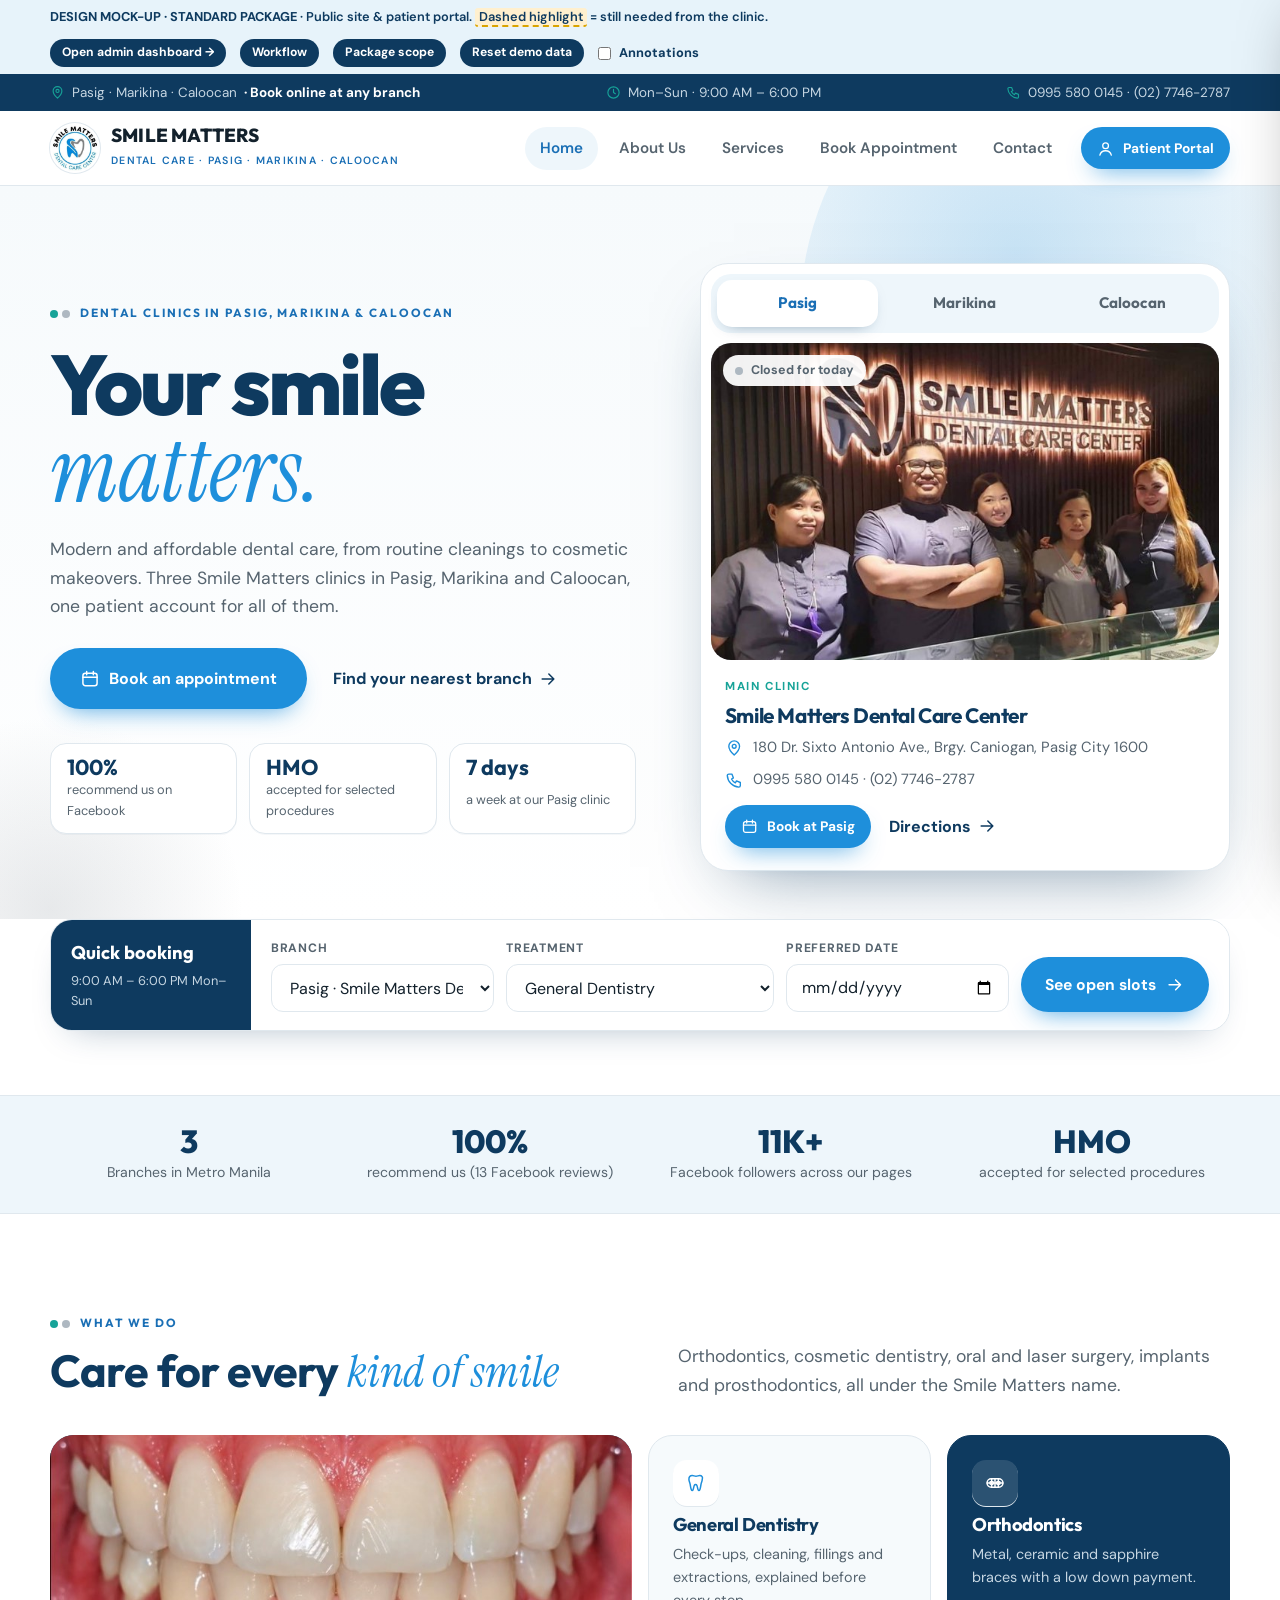
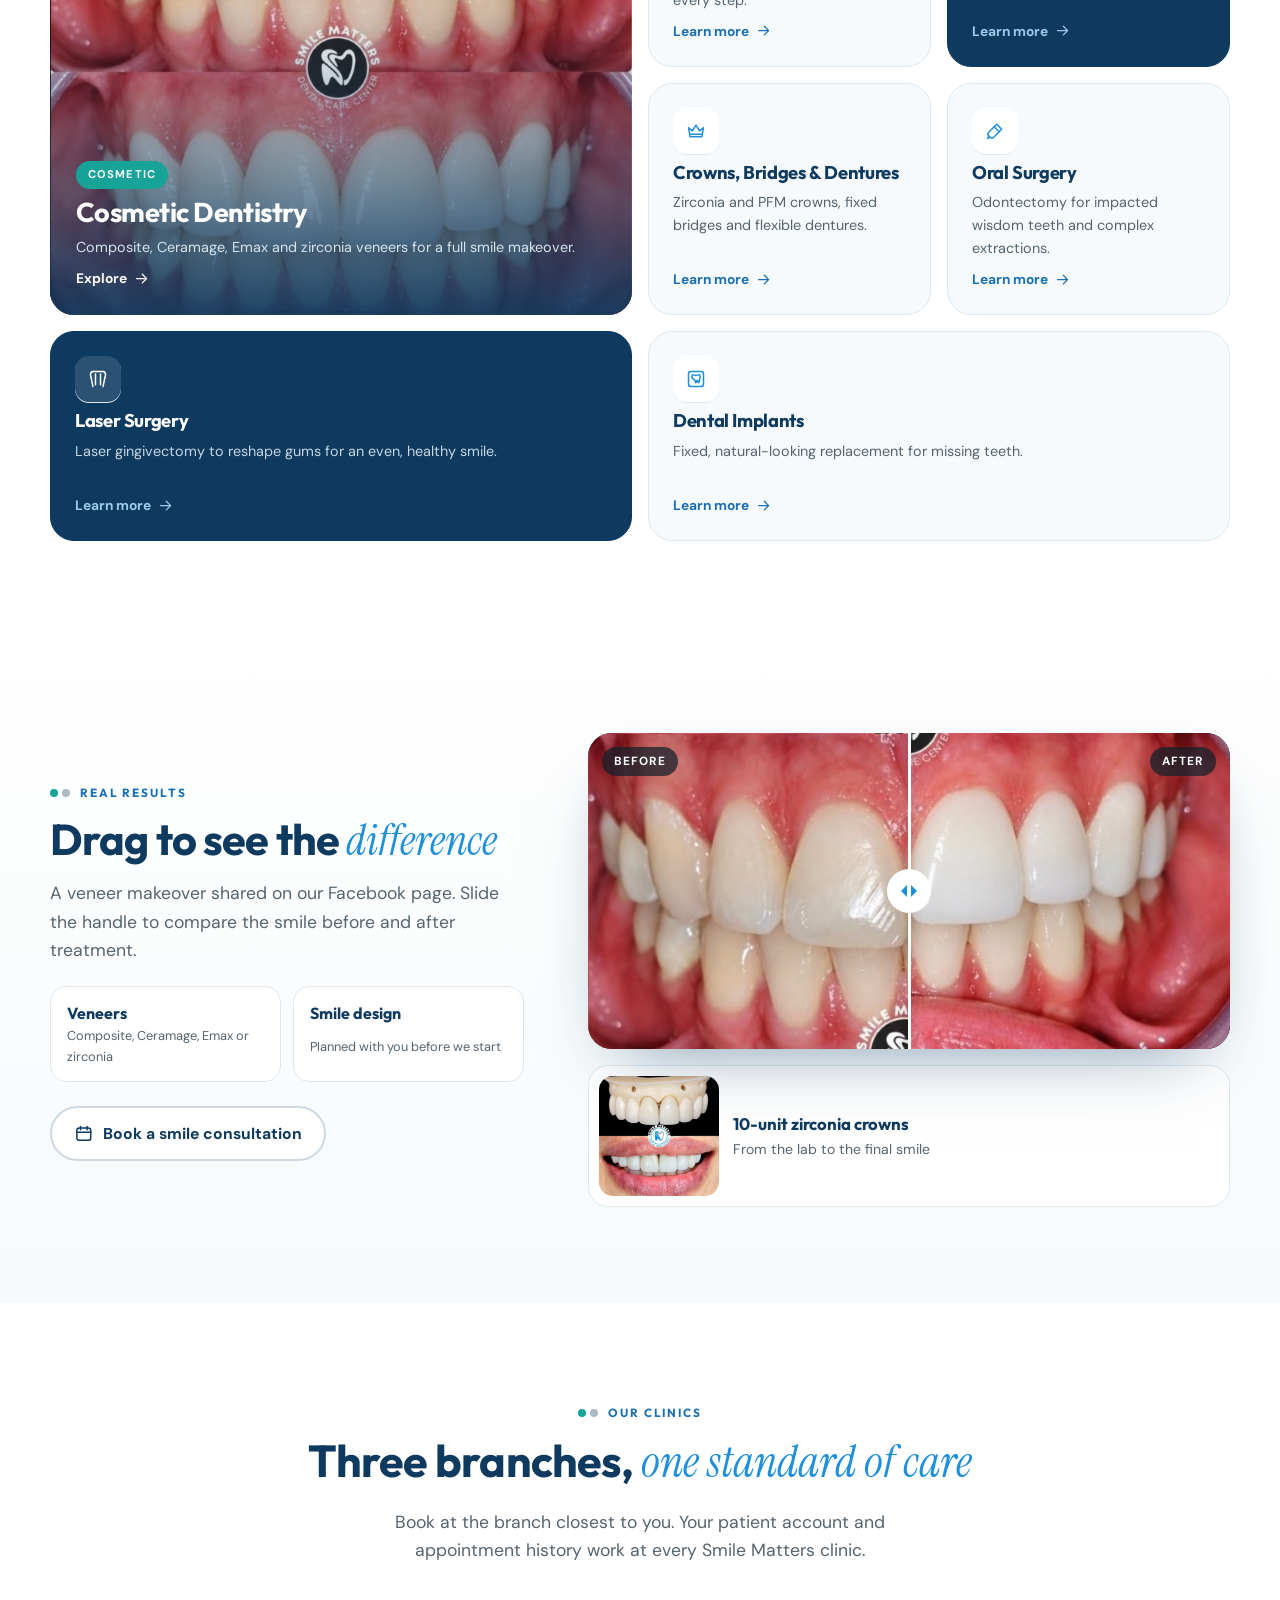
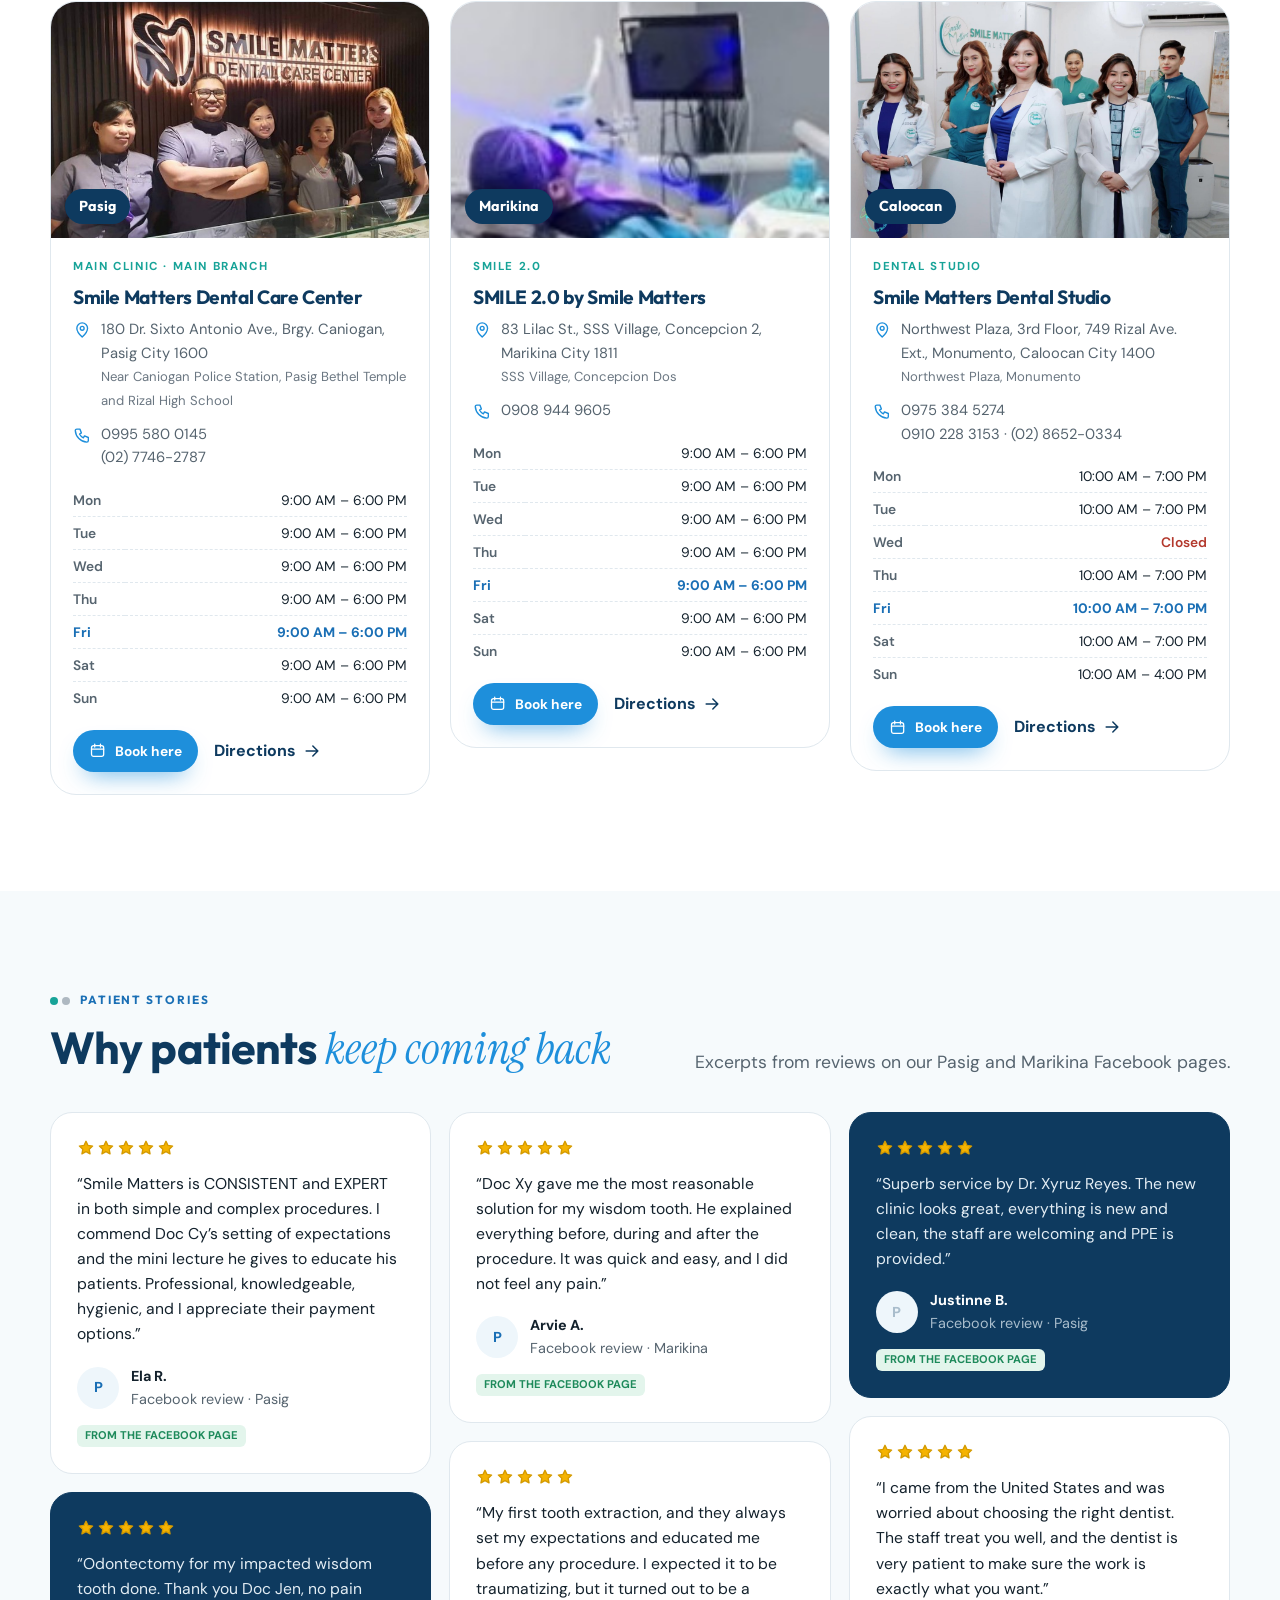
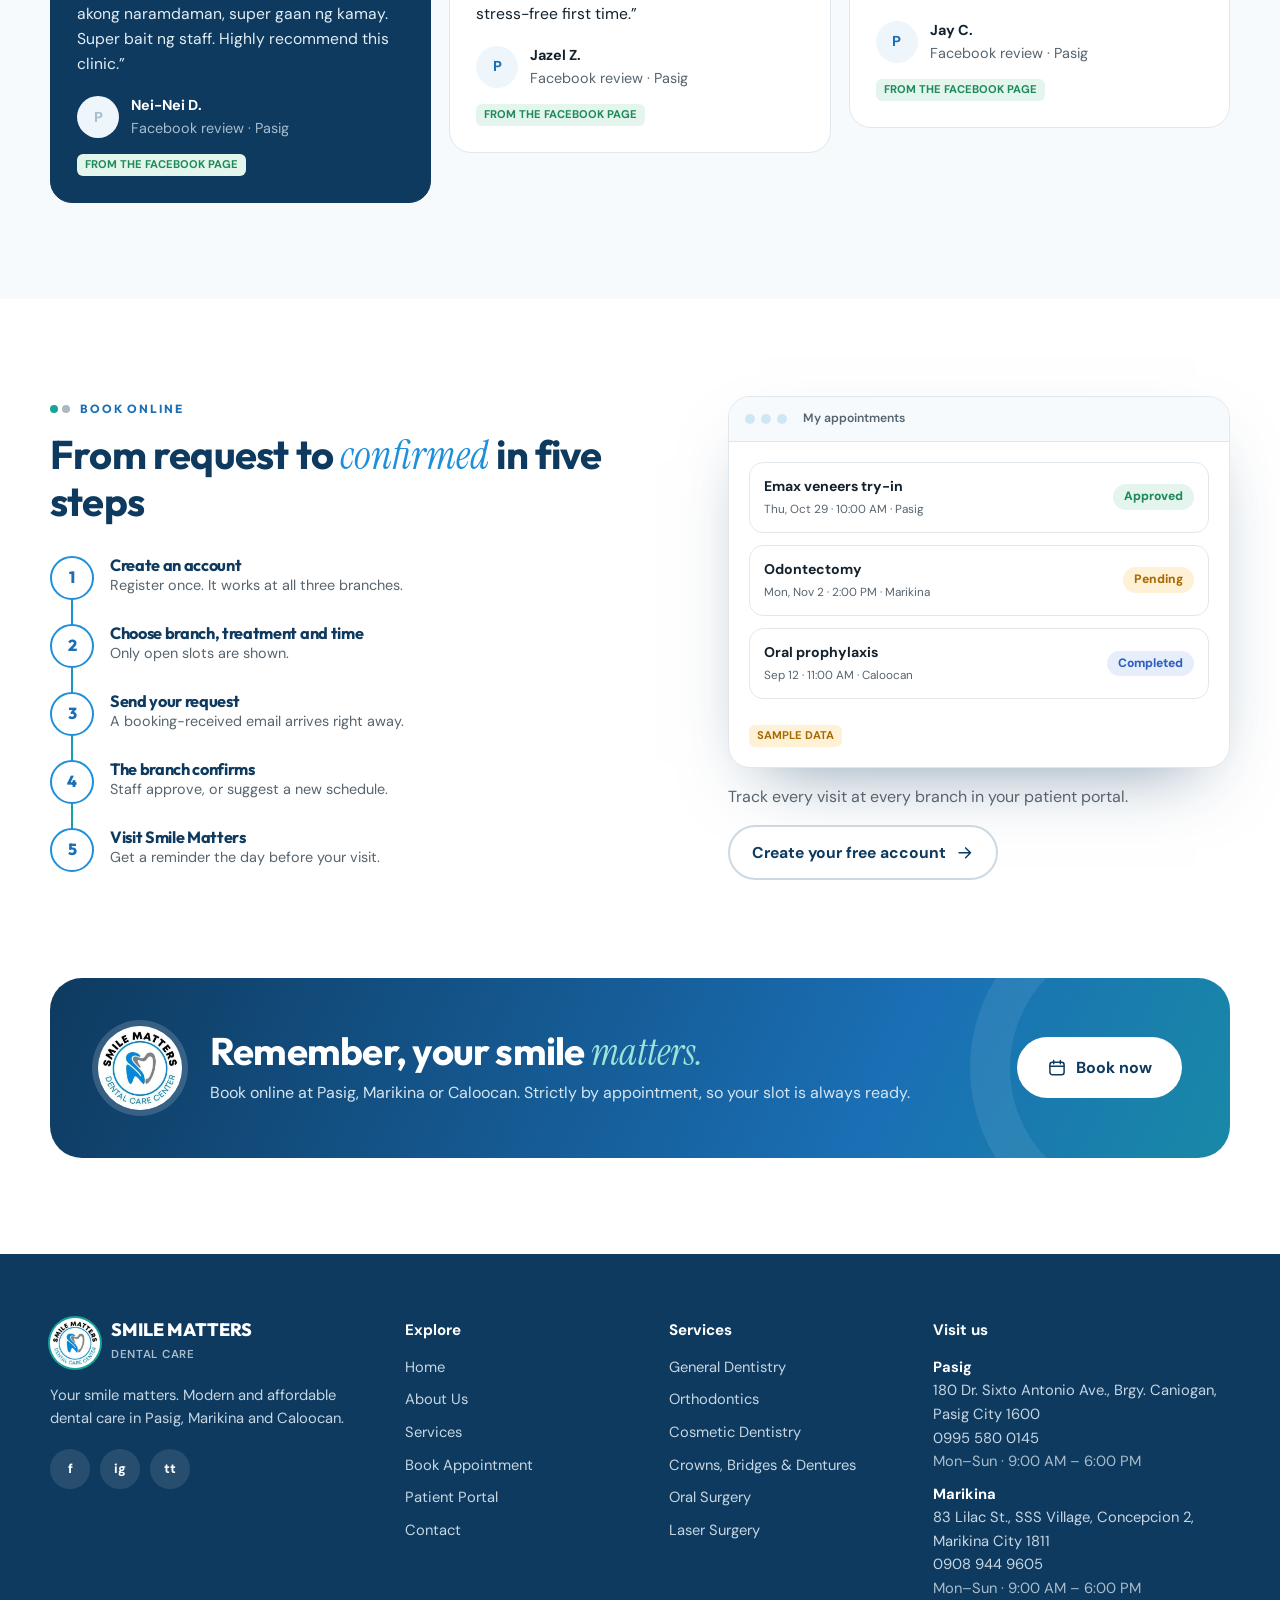
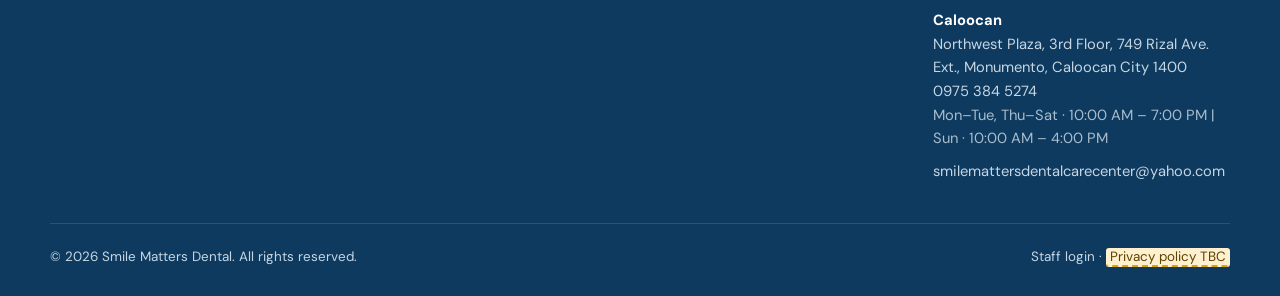
<file: index.html>
<!doctype html>
<html lang="en">
<head>
<meta charset="utf-8">
<meta name="viewport" content="width=device-width, initial-scale=1">
<title>Smile Matters Dental | Book Online</title>
<meta name="description" content="Book your dental appointment online at Smile Matters in Pasig, Marikina or Caloocan. Create a patient account, choose your dentist, date and time, and get email confirmation.">
<link rel="icon" type="image/png" href="assets/logo.png">
<link rel="apple-touch-icon" href="assets/logo.png">
<meta name="theme-color" content="#0E3A5F">
<link rel="preconnect" href="https://fonts.googleapis.com">
<link rel="preconnect" href="https://fonts.gstatic.com" crossorigin>
<link href="https://fonts.googleapis.com/css2?family=Outfit:wght@500;600;700;800&family=DM+Sans:opsz,wght@9..40,400;9..40,500;9..40,600;9..40,700&family=Instrument+Serif:ital@1&display=swap" rel="stylesheet">
<link rel="stylesheet" href="assets/base.css?v=4">
<link rel="stylesheet" href="assets/app.css?v=4">
<link rel="stylesheet" href="assets/sm.css?v=1">
<script type="application/ld+json">
{"@context":"https://schema.org","@type":"Dentist","name":"Smile Matters Dental Care Center","logo":"assets/logo.png","email":"smilemattersdentalcarecenter@yahoo.com","telephone":"+639955800145","address":{"@type":"PostalAddress","streetAddress":"180 Dr. Sixto Antonio Ave., Brgy. Caniogan","addressLocality":"Pasig City","addressRegion":"Metro Manila","postalCode":"1600","addressCountry":"PH"},"sameAs":["https://www.facebook.com/SmileMattersDental/"]}
</script>
</head>
<body>

<div class="ribbon">
  <div class="wrap">
    <span><b>DESIGN MOCK-UP · STANDARD PACKAGE</b> · Public site &amp; patient portal. <span class="tbc">Dashed highlight</span> = still needed from the clinic.</span>
    <span class="rb">
      <a class="lk" href="admin.html" style="background:var(--p900);color:#fff;border-radius:999px;padding:4px 12px;font-weight:700;font-size:.76rem">Open admin dashboard →</a>
      <button class="lk" data-act="workflow" type="button">Workflow</button>
      <button class="lk" data-act="scope" type="button">Package scope</button>
      <button class="lk" data-act="reset" type="button">Reset demo data</button>
      <label><input type="checkbox" id="notesToggle"> Annotations</label>
    </span>
  </div>
</div>

<div class="topbar">
  <div class="wrap">
    <span id="topLeft"></span>
    <span class="hide-m" id="topMid"></span>
    <a id="topPhone" href="tel:+639495871003"></a>
  </div>
</div>

<header class="nav" data-note="Responsive navigation · Patient Portal entry">
  <div class="wrap">
    <a class="logo" href="#/home" aria-label="Smile Matters home">
      <span class="logo-mark"><img src="assets/logo.png" alt="Smile Matters logo" width="50" height="50"></span>
      <span><b>Smile Matters</b><small>Dental Care · Pasig · Marikina · Caloocan</small></span>
    </a>
    <nav class="links" id="links" aria-label="Main">
      <a class="l" href="#/home" data-r="home">Home</a>
      <a class="l" href="#/about" data-r="about">About Us</a>
      <a class="l" href="#/services" data-r="services">Services</a>
      <a class="l" href="#/book" data-r="book">Book Appointment</a>
      <a class="l" href="#/contact" data-r="contact">Contact</a>
      <a class="btn btn-p btn-sm" href="#/portal" id="portalBtn" style="margin-left:8px"><svg class="ic"><use href="#i-user"/></svg><span id="portalBtnT">Patient Portal</span></a>
    </nav>
    <button class="burger" id="burger" aria-label="Open menu" aria-expanded="false"><svg class="ic"><use href="#i-grid"/></svg></button>
  </div>
</header>

<main>
<!-- ===================== HOME ===================== -->
<div data-page="home">
  <section class="sm-hero" data-note="Home · Hero with branch switcher (branches managed in Admin → Branches)">
    <div class="sm-orb sm-orb-a" aria-hidden="true"></div><div class="sm-orb sm-orb-b" aria-hidden="true"></div>
    <div class="wrap sm-hero-grid">
      <div class="sm-hero-copy">
        <span class="sm-tag" id="heroEyebrow">Dental clinics in Metro Manila</span>
        <h1 class="sm-h1">Your smile <em>matters.</em></h1>
        <p class="sm-lead">Modern and affordable dental care, from routine cleanings to cosmetic makeovers. Three Smile Matters clinics in Pasig, Marikina and Caloocan, one patient account for all of them.</p>
        <div class="sm-cta">
          <a class="btn btn-p btn-lg" href="#/book"><svg class="ic"><use href="#i-cal"/></svg>Book an appointment</a>
          <a class="sm-textlink" href="#/home" data-scroll="smBranchSec">Find your nearest branch<svg class="ic"><use href="#i-arrow"/></svg></a>
        </div>
        <ul class="sm-hero-points">
          <li><b>100%</b><span>recommend us on Facebook</span></li>
          <li><b>HMO</b><span>accepted for selected procedures</span></li>
          <li><b>7 days</b><span>a week at our Pasig clinic</span></li>
        </ul>
      </div>
      <div class="sm-switch" id="smSwitch" aria-live="polite"></div>
    </div>
  </section>

  <section class="sm-quick" data-note="Module: Appointment Booking (shortcut, branch-aware)">
    <div class="wrap">
      <div class="quick sm-quick-card">
        <div class="sm-quick-label"><b>Quick booking</b><small id="heroHours">Hours<small>Daily</small></small></div>
        <form id="quickForm">
          <div id="qbWrap"><label for="qb">Branch</label><select id="qb" class="inp"></select></div>
          <div><label for="qs">Treatment</label><select id="qs" class="inp"></select></div>
          <div><label for="qd">Preferred date</label><input id="qd" type="date" class="inp"></div>
          <button class="btn btn-p" type="submit">See open slots<svg class="ic"><use href="#i-arrow"/></svg></button>
        </form>
      </div>
    </div>
  </section>

  <div class="stats sm-stats" data-note="Trust indicators"><div class="wrap" id="statsRow"></div></div>

  <section class="sm-services" data-note="Home · Services (managed in Admin → Services)">
    <div class="wrap">
      <div class="sm-head">
        <div><span class="sm-tag">What we do</span><h2>Care for every <em>kind of smile</em></h2></div>
        <p class="lead">Orthodontics, cosmetic dentistry, oral and laser surgery, implants and prosthodontics, all under the Smile Matters name.</p>
      </div>
      <div class="sm-bento" id="smServices"></div>
    </div>
  </section>

  <section class="sm-ba" data-note="Home · Before and after (case photos from the Smile Matters Facebook page)">
    <div class="wrap sm-ba-grid">
      <div class="sm-ba-copy">
        <span class="sm-tag">Real results</span>
        <h2>Drag to see the <em>difference</em></h2>
        <p class="lead">A veneer makeover shared on our Facebook page. Slide the handle to compare the smile before and after treatment.</p>
        <div class="sm-ba-meta">
          <div><b>Veneers</b><small>Composite, Ceramage, Emax or zirconia</small></div>
          <div><b>Smile design</b><small>Planned with you before we start</small></div>
        </div>
        <a class="btn btn-o" href="#/book" data-svc-book="cosmetic"><svg class="ic"><use href="#i-cal"/></svg>Book a smile consultation</a>
      </div>
      <div class="sm-ba-stack">
        <div class="sm-compare" id="smCompare" style="--pos:50%">
          <img class="after" src="assets/img/ba-after.jpg" alt="Smile after veneers">
          <div class="before"><img src="assets/img/ba-before.jpg" alt="Smile before veneers"></div>
          <span class="lbl l">Before</span><span class="lbl r">After</span>
          <div class="sm-handle" aria-hidden="true"><span></span></div>
          <input type="range" min="0" max="100" value="50" id="smRange" aria-label="Compare before and after">
        </div>
        <figure class="sm-lab"><img src="assets/img/result-zirconia.jpg" alt="Zirconia crowns from the lab and in the patient's smile"><figcaption><b>10-unit zirconia crowns</b>From the lab to the final smile</figcaption></figure>
      </div>
    </div>
  </section>

  <section class="sm-branches" id="smBranchSec" data-note="Home · Branches (managed in Admin → Branches)">
    <div class="wrap">
      <div class="sm-head center"><div><span class="sm-tag">Our clinics</span><h2>Three branches, <em>one standard of care</em></h2></div><p class="lead">Book at the branch closest to you. Your patient account and appointment history work at every Smile Matters clinic.</p></div>
      <div class="sm-branch-grid" id="smBranches"></div>
    </div>
  </section>

  <section class="sm-voices" data-note="Home · Patient reviews (from the Smile Matters Facebook pages)">
    <div class="wrap">
      <div class="sm-head"><div><span class="sm-tag">Patient stories</span><h2>Why patients <em>keep coming back</em></h2></div><p class="lead">Excerpts from reviews on our Pasig and Marikina Facebook pages.</p></div>
      <div class="sm-masonry" id="testi"></div>
    </div>
  </section>

  <section class="sm-flow" data-note="Home · How online booking works + patient portal">
    <div class="wrap sm-flow-grid">
      <div>
        <span class="sm-tag">Book online</span>
        <h2>From request to <em>confirmed</em> in five steps</h2>
        <ol class="sm-steps" id="stepsRow">
          <li><b>1</b><div><h3>Create an account</h3><p>Register once. It works at all three branches.</p></div></li>
          <li><b>2</b><div><h3>Choose branch, treatment and time</h3><p>Only open slots are shown.</p></div></li>
          <li><b>3</b><div><h3>Send your request</h3><p>A booking-received email arrives right away.</p></div></li>
          <li><b>4</b><div><h3>The branch confirms</h3><p>Staff approve, or suggest a new schedule.</p></div></li>
          <li><b>5</b><div><h3>Visit Smile Matters</h3><p>Get a reminder the day before your visit.</p></div></li>
        </ol>
      </div>
      <div class="sm-portal" id="portalSplit">
        <div class="portal-prev" aria-hidden="true">
          <div class="bar"><i></i><i></i><i></i><span style="margin-left:10px;font-size:.76rem;color:var(--muted);font-weight:600">My appointments</span></div>
          <div class="body">
            <div class="pp-row"><div><b>Emax veneers try-in</b><br><small style="color:var(--muted)">Thu, Oct 29 · 10:00 AM · Pasig</small></div><span class="pill s-Approved">Approved</span></div>
            <div class="pp-row"><div><b>Odontectomy</b><br><small style="color:var(--muted)">Mon, Nov 2 · 2:00 PM · Marikina</small></div><span class="pill s-Pending">Pending</span></div>
            <div class="pp-row"><div><b>Oral prophylaxis</b><br><small style="color:var(--muted)">Sep 12 · 11:00 AM · Caloocan</small></div><span class="pill s-Completed">Completed</span></div>
            <small class="sample" style="justify-self:start;background:var(--warn-bg);color:var(--warn);font-weight:700;border-radius:6px;padding:2px 8px">SAMPLE DATA</small>
          </div>
        </div>
        <p>Track every visit at every branch in your patient portal.</p>
        <a class="btn btn-o" href="#/portal">Create your free account<svg class="ic"><use href="#i-arrow"/></svg></a>
      </div>
    </div>
  </section>

  <section class="sm-final" data-note="Home · Final call to action">
    <div class="wrap"><div class="sm-final-card">
      <img src="assets/logo.png" alt="" class="sm-final-logo">
      <div><h2>Remember, your smile <em>matters.</em></h2><p>Book online at Pasig, Marikina or Caloocan. Strictly by appointment, so your slot is always ready.</p></div>
      <a class="btn btn-w btn-lg" href="#/book"><svg class="ic"><use href="#i-cal"/></svg>Book now</a>
    </div></div>
  </section>
</div>


<!-- ===================== ABOUT ===================== -->
<div data-page="about" hidden>
  <div class="phero" data-note="About Us · Clinic profile">
    <div class="wrap">
      <div class="crumbs"><a href="#/home">Home</a> / About Us</div>
      <span class="eyebrow">About Smile Matters</span>
      <h1 style="margin-top:12px">Because your smile matters.</h1>
      <p class="lead">Smile Matters Dental Care Center started in Pasig and now cares for patients in three clinics: Pasig, SMILE 2.0 in Marikina, and Smile Matters Dental Studio in Caloocan.</p>
    </div>
  </div>
  <section style="padding-top:36px">
    <div class="wrap about-grid">
      <div>
        <h2 style="margin-bottom:16px">Modern and affordable dental care</h2>
        <p style="color:var(--muted);margin-bottom:14px">We are dedicated to providing modern and affordable dental care. From routine cleanings to cosmetic makeovers, our experienced team is here to help you smile with confidence.</p>
        <p style="color:var(--muted);margin-bottom:24px">Patients tell us what they value most: dentists who set expectations and explain every step, a clean and hygienic clinic, and flexible payment options.</p>
        <ul class="checks">
          <li><svg class="ic"><use href="#i-check"/></svg><span><b>Modern, affordable care</b> with flexible payment options and HMO for selected procedures.</span></li>
          <li><svg class="ic"><use href="#i-check"/></svg><span><b>Dentists who explain first</b>, so every procedure feels calm and clear.</span></li>
          <li><svg class="ic"><use href="#i-check"/></svg><span><b>One account, three branches</b>, with online booking and a patient portal.</span></li>
        </ul>
      </div>
      <img class="simg" style="min-height:400px;object-position:50% 30%" src="assets/img/caloocan-team.jpg" alt="The Smile Matters Dental Studio team in Caloocan">
    </div>
  </section>
  <section style="background:var(--p50)" data-note="About Us · Dentists (managed in Admin → Dentist schedules)">
    <div class="wrap">
      <div class="sec-head"><span class="eyebrow">Meet the dentists</span><h2>The people behind your smile</h2><p class="lead"><span class="tbc">Names, credentials, PRC numbers and photos to be provided by the clinic. The same profiles feed the booking screen.</span></p></div>
      <div class="team" id="teamGrid"></div>
    </div>
  </section>
  <section data-note="About Us · Facilities">
    <div class="wrap about-grid" style="align-items:start">
      <div><span class="eyebrow">Our journey</span><h2 style="margin:10px 0 18px">Growing with our community</h2>
        <div class="timeline">
          <div class="tl"><b>Pasig</b><span>Smile Matters Dental Care Center opens on Dr. Sixto Antonio Avenue, Caniogan. It celebrated its 8th anniversary in January 2024.</span></div>
          <div class="tl"><b>2019</b><span>Smile Matters Dental Studio begins creating smiles at Northwest Plaza, Monumento, Caloocan.</span></div>
          
          <div class="tl"><b>Marikina</b><span>SMILE 2.0 by Smile Matters opens in SSS Village, Concepcion 2. Online booking for all three branches follows.</span></div>
        </div>
        <p class="hint" style="margin-top:12px"><span class="tbc">Confirm milestones with the clinic</span></p>
      </div>
      <div class="gallery">
        <img class="simg" src="assets/img/pasig-team.jpg" alt="The Smile Matters Pasig team at the lit reception wall" style="object-position:50% 30%">
        <img class="simg" src="assets/img/marikina-chair.jpg" alt="A treatment room at SMILE 2.0 Marikina">
        <img class="simg" src="assets/img/marikina-dentist.jpg" alt="A dentist at work in SMILE 2.0 Marikina">
        <div class="ph"><div><svg class="ic"><use href="#i-img"/></svg>Sterilization</div></div>
        <div class="ph"><div><svg class="ic"><use href="#i-img"/></svg>Waiting area</div></div>
      </div>
    </div>
  </section>
</div>

<!-- ===================== SERVICES ===================== -->
<div data-page="services" hidden>
  <div class="phero" data-note="Services · Dental services (managed in Admin → Services)">
    <div class="wrap">
      <div class="crumbs"><a href="#/home">Home</a> / Services</div>
      <span class="eyebrow">Our services</span>
      <h1 style="margin-top:12px">Dental care for every stage of your smile.</h1>
      <p class="lead">Explore what we offer, then book the service you need in a few clicks.</p>
    </div>
  </div>
  <div class="wrap">
    <div class="filters" id="svcFilters"></div>
    <div id="svcList"></div>
    <div class="note" style="margin:40px 0 0"><svg class="ic"><use href="#i-shield"/></svg><span>Treatment recommendations depend on your dentist's assessment. Descriptions are for general information and are not a diagnosis. <span class="tbc">Clinic to review service wording &amp; pricing policy.</span></span></div>
  </div>
  <section style="padding-top:60px"><div class="wrap"><div class="cta">
    <div><h2>Not sure where to start?</h2><p>Book a consultation. Our dentist will assess and recommend the right treatment.</p></div>
    <a class="btn btn-y" href="#/book" style="position:relative;z-index:1"><svg class="ic"><use href="#i-cal"/></svg>Book consultation</a>
  </div></div></section>
</div>

<!-- ===================== BOOK ===================== -->
<div data-page="book" hidden>
  <div class="phero" data-note="Module: Appointment Booking">
    <div class="wrap">
      <div class="crumbs"><a href="#/home">Home</a> / Book Appointment</div>
      <span class="eyebrow">Online booking</span>
      <h1 style="margin-top:12px" id="bookTitle">Book an appointment</h1>
      <p class="lead">Choose your branch and service, pick an open slot, and send your request. Our staff will confirm by email.</p>
    </div>
  </div>
  <section style="padding-top:28px"><div class="wrap"><div class="wz" id="bookRoot"></div></div></section>
</div>

<!-- ===================== PORTAL ===================== -->
<div data-page="portal" hidden>
  <div class="phero" data-note="Module: Patient Registration &amp; Login">
    <div class="wrap">
      <div class="crumbs"><a href="#/home">Home</a> / Patient Portal</div>
      <span class="eyebrow">Patient portal</span>
      <h1 style="margin-top:12px" id="portalTitle">Welcome</h1>
    </div>
  </div>
  <section style="padding-top:28px"><div class="wrap" id="portalRoot"></div></section>
</div>

<!-- ===================== CONTACT ===================== -->
<div data-page="contact" hidden>
  <div class="phero" data-note="Contact · Location and inquiry page">
    <div class="wrap">
      <div class="crumbs"><a href="#/home">Home</a> / Contact</div>
      <span class="eyebrow">Get in touch</span>
      <h1 style="margin-top:12px">Visit us or send an inquiry</h1>
      <p class="lead" id="contactLead">Have a question before you book? Send us a message, or find us at any of our branches.</p>
    </div>
  </div>
  <section style="padding-top:28px">
    <div class="wrap c-grid">
      <div class="card" style="padding:clamp(20px,3vw,34px)">
        <div id="inqBox">
          <h2 style="font-size:1.6rem;margin-bottom:18px">Send us a message</h2>
          <form id="msgForm" novalidate>
            <div class="form-grid">
              <div class="field"><label for="m_name">Full name <span class="req">*</span></label><input class="inp" id="m_name" name="name" placeholder="Your name"><div class="err" data-e="name"></div></div>
              <div class="field"><label for="m_email">Email <span class="req">*</span></label><input class="inp" id="m_email" name="email" type="email" placeholder="you@email.com"><div class="err" data-e="email"></div></div>
              <div class="field full" id="m_brWrap"><label for="m_br">Which branch is this about?</label><select class="inp" id="m_br" name="branch"></select></div>
              <div class="field full"><label for="m_sub">Subject</label><input class="inp" id="m_sub" name="subject" placeholder="e.g. Question about braces"></div>
              <div class="field full"><label for="m_msg">Message <span class="req">*</span></label><textarea class="inp" id="m_msg" name="message" placeholder="How can we help?"></textarea><div class="err" data-e="message"></div></div>
              <div class="full"><button class="btn btn-p" type="submit" style="width:100%"><svg class="ic"><use href="#i-mail"/></svg>Send message</button></div>
            </div>
          </form>
        </div>
        <div class="success" id="msgOk" hidden>
          <div class="ok"><svg class="ic"><use href="#i-check"/></svg></div>
          <h2 style="font-size:1.8rem">Message sent!</h2>
          <p class="lead" style="margin:10px auto 0">Thank you. We'll reply to your email soon.</p>
          <div class="refbox" id="msgRef"></div><br>
          <button class="btn btn-o" data-act="msg-again" type="button">Send another</button>
        </div>
      </div>
      <aside class="side">
        <div id="contactBranches" style="display:grid;gap:18px" data-note="Branch details (managed in Admin → Branches)"></div>
        <div class="map" data-note="Location · Google Maps">
          <div class="mh" id="mapChips"></div>
          <iframe id="mapFrame" title="Clinic location map" referrerpolicy="no-referrer-when-downgrade"></iframe>
          <div class="mfoot"><span id="mapAddr"></span><a class="btn btn-o btn-sm" id="mapDir" target="_blank" rel="noopener"><svg class="ic"><use href="#i-pin"/></svg>Directions</a></div>
        </div>
      </aside>
    </div>
  </section>
</div>
</main>

<footer class="site">
  <div class="wrap">
    <div class="f-grid">
      <div>
        <a class="logo" href="#/home"><span class="logo-mark"><img src="assets/logo.png" alt="Smile Matters logo" width="50" height="50"></span><span><b>Smile Matters</b><small>Dental Care</small></span></a>
        <p style="margin-top:16px;font-size:.92rem;max-width:34ch">Your smile matters. Modern and affordable dental care in Pasig, Marikina and Caloocan.</p>
        <div class="soc"><a href="https://www.facebook.com/SmileMattersDental/" target="_blank" rel="noopener" aria-label="Facebook, Pasig">f</a><a href="https://www.instagram.com/smilemattersdentalcarecenter" target="_blank" rel="noopener" aria-label="Instagram">ig</a><a href="http://tiktok.com/@dra.jen" target="_blank" rel="noopener" aria-label="TikTok">tt</a></div>
      </div>
      <div><h4>Explore</h4><ul><li><a href="#/home">Home</a></li><li><a href="#/about">About Us</a></li><li><a href="#/services">Services</a></li><li><a href="#/book">Book Appointment</a></li><li><a href="#/portal">Patient Portal</a></li><li><a href="#/contact">Contact</a></li></ul></div>
      <div><h4>Services</h4><ul id="footSvc"></ul></div>
      <div><h4>Visit us</h4><ul id="footVisit"></ul></div>
    </div>
    <div class="f-bot"><span>© 2026 Smile Matters Dental. All rights reserved.</span><span><a href="admin.html">Staff login</a> · <span class="tbc" style="color:#5b4300">Privacy policy TBC</span></span></div>
  </div>
</footer>

<nav class="mbar" aria-label="Quick actions">
  <a id="mbCall" href="tel:+639495871003"><svg class="ic"><use href="#i-phone"/></svg>Call</a>
  <a href="#/portal"><svg class="ic"><use href="#i-user"/></svg>Portal</a>
  <a class="pri" href="#/book"><svg class="ic"><use href="#i-cal"/></svg>Book</a>
</nav>

<div class="scrim" id="scrim"></div>
<aside class="drawer" id="drawer" aria-label="Details"></aside>
<div class="modal" id="modal"><div class="mbox" id="mbox"><div class="mhead"><b id="mtitle"></b><button data-act="close-modal" aria-label="Close">✕</button></div><div id="mbody"></div></div></div>
<div class="toast" id="toast" role="status"></div>

<script src="assets/core.js?v=4"></script>
<script src="assets/site.js?v=4"></script>
<script src="assets/sm.js?v=1"></script>
</body>
</html>
</file>
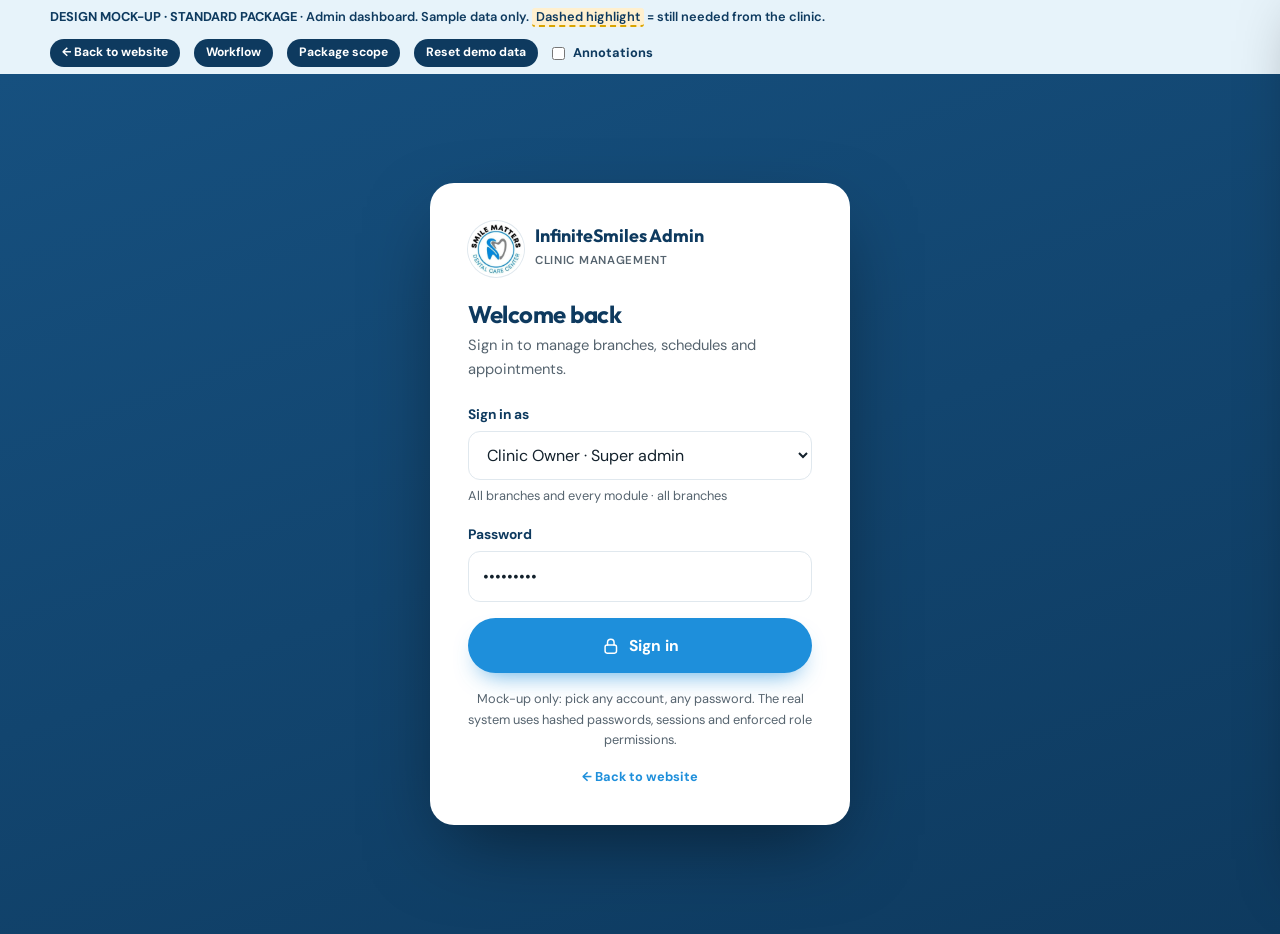
<file: admin.html>
<!doctype html>
<html lang="en">
<head>
<meta charset="utf-8">
<meta name="viewport" content="width=device-width, initial-scale=1">
<title>Admin | Smile Matters Dental</title>
<meta name="robots" content="noindex">
<link rel="icon" type="image/png" href="assets/logo.png">
<link rel="apple-touch-icon" href="assets/logo.png">
<meta name="theme-color" content="#0E3A5F">
<link rel="preconnect" href="https://fonts.googleapis.com">
<link rel="preconnect" href="https://fonts.gstatic.com" crossorigin>
<link href="https://fonts.googleapis.com/css2?family=Outfit:wght@500;600;700;800&family=DM+Sans:opsz,wght@9..40,400;9..40,500;9..40,600;9..40,700&family=Instrument+Serif:ital@1&display=swap" rel="stylesheet">
<link rel="stylesheet" href="assets/base.css?v=4">
<link rel="stylesheet" href="assets/app.css?v=4">
<link rel="stylesheet" href="assets/sm.css?v=1">
<style>body.admin-mode .ribbon~.topbar,body.admin-mode footer.site{display:none}</style>
</head>
<body class="admin-mode">

<div class="ribbon">
  <div class="wrap">
    <span><b>DESIGN MOCK-UP · STANDARD PACKAGE</b> · Admin dashboard. Sample data only. <span class="tbc">Dashed highlight</span> = still needed from the clinic.</span>
    <span class="rb">
      <a class="lk" href="index.html" style="background:var(--p900);color:#fff;border-radius:999px;padding:4px 12px;font-weight:700;font-size:.76rem">← Back to website</a>
      <button class="lk" data-act="workflow" type="button">Workflow</button>
      <button class="lk" data-act="scope" type="button">Package scope</button>
      <button class="lk" data-act="reset" type="button">Reset demo data</button>
      <label><input type="checkbox" id="notesToggle"> Annotations</label>
    </span>
  </div>
</div>

<!-- LOGIN -->
<div class="login" id="login" data-note="Admin login · role-based access">
  <div class="box">
    <div class="logo"><span class="logo-mark"><img src="assets/logo.png" alt="InfiniteSmiles Dental Clinic logo" width="56" height="56"></span><span><b>InfiniteSmiles Admin</b><small>Clinic management</small></span></div>
    <h2 style="font-size:1.5rem;margin-bottom:6px">Welcome back</h2>
    <p style="color:var(--muted);margin-bottom:22px;font-size:.92rem">Sign in to manage branches, schedules and appointments.</p>
    <form id="loginForm" class="form-grid" style="grid-template-columns:1fr">
      <div class="field"><label for="l_acct">Sign in as</label><select class="inp" id="l_acct"></select><div class="hint" id="l_desc"></div></div>
      <div class="field"><label for="l_p">Password</label><input class="inp" id="l_p" type="password" value="demo-only" autocomplete="off"></div>
      <button class="btn btn-p" style="width:100%" type="submit"><svg class="ic"><use href="#i-lock"/></svg>Sign in</button>
      <p class="hint" style="text-align:center">Mock-up only: pick any account, any password. The real system uses hashed passwords, sessions and enforced role permissions.</p>
      <a href="index.html" class="hint" style="text-align:center;color:var(--p600);font-weight:700">← Back to website</a>
    </form>
  </div>
</div>

<!-- DASHBOARD SHELL -->
<div class="adm" id="dash" hidden>
  <aside class="side-nav" id="admNav" aria-label="Admin navigation"></aside>
  <div class="a-main">
    <div class="a-top">
      <div><h2 id="aTitle"></h2><small id="aSub"></small></div>
      <div style="display:flex;gap:10px;align-items:center;flex-wrap:wrap">
        <div class="br-switch" id="brSwitch"></div>
        <span class="who-tag" id="whoTag"></span>
        <a class="btn btn-o btn-sm" href="index.html">View website</a>
      </div>
    </div>
    <div id="aView"></div>
  </div>
</div>

<div class="scrim" id="scrim"></div>
<aside class="drawer" id="drawer" aria-label="Details"></aside>
<div class="modal" id="modal"><div class="mbox" id="mbox"><div class="mhead"><b id="mtitle"></b><button data-act="close-modal" aria-label="Close">✕</button></div><div id="mbody"></div></div></div>
<div class="toast" id="toast" role="status"></div>

<script src="assets/core.js?v=4"></script>
<script src="assets/admin.js?v=4"></script>
<script src="assets/cal.js?v=4"></script>
<script src="assets/visit.js?v=4"></script>
<script src="assets/dentist.js?v=4"></script>
<script>init();initAdmin();</script>
</body>
</html>
</file>
<file: assets/base.css>
:root{
  --p900:#0E3A5F; --p800:#16507F; --p700:#1A6FB5; --p600:#1E8FDB; --p500:#4AAEEB; --p200:#CFE6F5; --p100:#E7F3FA; --p50:#F6FAFC;
  --y:#17A398; --y-soft:#DBF3F0;
  --ink:#13212C; --muted:#56646F; --line:#E0E8EE; --bg:#FFFFFF; --ok:#1E8A5B; --ok-bg:#E3F5EC; --warn:#A86A00; --warn-bg:#FFF1D6; --bad:#B3382C; --bad-bg:#FBE6E3; --info:#2F5FBF; --info-bg:#E6EEFB;
  --r:18px; --r-sm:12px; --shadow:0 10px 30px -12px rgba(14,58,95,.28);
  --font:'DM Sans',system-ui,-apple-system,Segoe UI,Roboto,sans-serif; --serif:'Outfit','Segoe UI',sans-serif;
}
*{box-sizing:border-box;margin:0}
[hidden]{display:none!important}
html{scroll-behavior:smooth}
body{font-family:var(--font);color:var(--ink);background:var(--bg);line-height:1.6;font-size:16px;-webkit-font-smoothing:antialiased;overflow-x:hidden}
img,svg{max-width:100%;display:block}
a{color:inherit;text-decoration:none}
button,input,select,textarea{font:inherit;color:inherit}
.wrap{width:min(1180px,100% - 32px);margin-inline:auto}
h1,h2,h3{font-family:var(--serif);line-height:1.15;letter-spacing:-.01em;color:var(--p900)}
h1{font-size:clamp(2.2rem,5.2vw,3.7rem)}
h2{font-size:clamp(1.7rem,3.4vw,2.5rem)}
h3{font-size:1.25rem}
.eyebrow{display:inline-flex;gap:8px;align-items:center;font-size:.78rem;font-weight:700;letter-spacing:.1em;text-transform:uppercase;color:var(--p600)}
.eyebrow::before{content:"";width:22px;height:3px;border-radius:3px;background:var(--y)}
.lead{font-size:1.1rem;color:var(--muted);max-width:60ch}
.ic{width:1.25em;height:1.25em;fill:none;stroke:currentColor;stroke-width:1.8;stroke-linecap:round;stroke-linejoin:round;flex:none}
.btn{display:inline-flex;align-items:center;justify-content:center;gap:9px;padding:13px 22px;border-radius:999px;border:2px solid transparent;font-weight:700;cursor:pointer;transition:.18s;font-size:.98rem;white-space:nowrap}
.btn-p{background:var(--p700);color:#fff;box-shadow:0 8px 20px -8px rgba(26,111,181,.7)}
.btn-p:hover{background:var(--p800);transform:translateY(-1px)}
.btn-y{background:var(--y);color:var(--p900)}
.btn-y:hover{background:#ffd75e;transform:translateY(-1px)}
.btn-o{border-color:var(--p200);background:#fff;color:var(--p700)}
.btn-o:hover{border-color:var(--p600);background:var(--p50)}
.btn-sm{padding:8px 14px;font-size:.86rem}
.btn:focus-visible,a:focus-visible,input:focus-visible,select:focus-visible,textarea:focus-visible,summary:focus-visible{outline:3px solid var(--y);outline-offset:2px}
section{padding:clamp(56px,8vw,96px) 0}
.center{text-align:center}.center .lead{margin-inline:auto}
.sec-head{display:grid;gap:12px;margin-bottom:40px}

/* mock ribbon */
.ribbon{background:var(--y);color:var(--p900);font-size:.8rem;font-weight:600;padding:7px 0}
.ribbon .wrap{display:flex;gap:12px;align-items:center;justify-content:space-between;flex-wrap:wrap}
.ribbon label{display:inline-flex;gap:8px;align-items:center;cursor:pointer;font-weight:700}
.tbc{background:var(--y-soft);border-bottom:2px dashed #D9A400;padding:0 4px;border-radius:3px}

/* topbar + nav */
.topbar{background:var(--p900);color:#E2ECF3;font-size:.84rem}
.topbar .wrap{display:flex;justify-content:space-between;gap:16px;padding:8px 0;flex-wrap:wrap}
.topbar a,.topbar span{display:inline-flex;align-items:center;gap:7px}
.topbar .ic{width:15px;height:15px;color:var(--y)}
header.nav{position:sticky;top:0;z-index:50;background:rgba(255,255,255,.92);backdrop-filter:blur(12px);border-bottom:1px solid var(--line)}
header.nav .wrap{display:flex;align-items:center;justify-content:space-between;height:74px;gap:16px}
.logo{display:flex;align-items:center;gap:11px}
.logo-mark{width:44px;height:44px;border-radius:50%;background:var(--y-soft);border:2px solid var(--y);display:grid;place-items:center;color:var(--p700)}
.logo b{display:block;font-family:var(--serif);font-size:1.12rem;color:var(--p900);line-height:1.1}
.logo small{font-size:.72rem;color:var(--muted);letter-spacing:.06em;text-transform:uppercase;font-weight:600}
nav.links{display:flex;gap:6px;align-items:center}
nav.links a.l{padding:9px 15px;border-radius:999px;font-weight:600;font-size:.95rem;color:var(--muted)}
nav.links a.l:hover{background:var(--p50);color:var(--p700)}
nav.links a.l.on{background:var(--p100);color:var(--p700)}
.burger{display:none;background:var(--p100);border:0;border-radius:12px;width:44px;height:44px;cursor:pointer;place-items:center;color:var(--p700)}

/* hero */
.hero{background:radial-gradient(1200px 500px at 85% -10%,var(--p100),transparent 60%),linear-gradient(180deg,var(--p50),#fff);padding:clamp(40px,6vw,80px) 0 0;position:relative;overflow:hidden}
.hero-grid{display:grid;grid-template-columns:1.05fr .95fr;gap:48px;align-items:center}
.hero h1 em{font-style:normal;color:var(--p600);position:relative;white-space:nowrap;isolation:isolate}
.hero h1 em::after{content:"";position:absolute;left:0;right:0;bottom:.05em;height:.22em;background:var(--y);z-index:-1;border-radius:4px}
.hero p.lead{margin:20px 0 28px}
.cta-row{display:flex;gap:12px;flex-wrap:wrap}
.hero-points{display:flex;gap:22px;flex-wrap:wrap;margin-top:28px;font-size:.9rem;font-weight:600;color:var(--p800)}
.hero-points span{display:inline-flex;gap:8px;align-items:center}
.hero-points .ic{color:var(--ok)}
.hero-visual{position:relative;aspect-ratio:1/1.02;max-width:520px;margin-left:auto;width:100%}
.hv-main{position:absolute;inset:0 0 0 8%;border-radius:200px 200px 28px 28px;background:linear-gradient(160deg,var(--p600),var(--p800));overflow:hidden;box-shadow:var(--shadow)}
.hv-main svg.big{position:absolute;left:50%;top:52%;transform:translate(-50%,-50%);width:74%;opacity:.95}
.hv-main .cap{position:absolute;bottom:14px;left:0;right:0;text-align:center;font-size:.72rem;color:#D3E2EC;letter-spacing:.04em}
.float{position:absolute;background:#fff;border-radius:16px;padding:13px 16px;box-shadow:var(--shadow);display:flex;gap:12px;align-items:center;font-size:.86rem;font-weight:700;color:var(--p900);max-width:230px}
.float small{display:block;font-weight:500;color:var(--muted);font-size:.76rem}
.float .fi{width:38px;height:38px;border-radius:12px;background:var(--y-soft);display:grid;place-items:center;color:var(--p700);flex:none}
.f1{left:-2%;top:16%}.f2{right:-3%;bottom:20%}
.dots{position:absolute;right:2%;top:6%;width:90px;height:90px;background-image:radial-gradient(var(--p200) 2px,transparent 2.5px);background-size:14px 14px}

/* quick strip */
.quick{position:relative;z-index:3;margin-top:48px;padding-bottom:44px}
.quick form{background:#fff;border:1px solid var(--line);border-radius:22px;box-shadow:var(--shadow);padding:18px;display:grid;grid-template-columns:1.2fr 1fr 1fr auto;gap:12px;align-items:end}
.quick input.inp,.quick select.inp{height:48px}
.quick label{font-size:.76rem;font-weight:700;color:var(--muted);text-transform:uppercase;letter-spacing:.06em;display:block;margin-bottom:5px}

/* form controls */
.field{display:grid;gap:6px}
.field label{font-size:.86rem;font-weight:700;color:var(--p900)}
.field label .req{color:var(--bad)}
.inp,select.inp,textarea.inp{width:100%;padding:12px 14px;border:1.5px solid var(--line);border-radius:12px;background:#fff;transition:.15s}
.inp:hover{border-color:var(--p200)}
.inp:focus{border-color:var(--p600);outline:0;box-shadow:0 0 0 4px var(--p100)}
.inp.bad{border-color:var(--bad);background:#fff9f8}
.err{color:var(--bad);font-size:.8rem;font-weight:600;min-height:1em}
.hint{color:var(--muted);font-size:.8rem}
textarea.inp{min-height:110px;resize:vertical}

/* stats */
.stats{background:var(--p800);color:#fff;padding:36px 0}
.stats .wrap{display:grid;grid-template-columns:repeat(4,1fr);gap:24px;text-align:center}
.stats b{font-family:var(--serif);font-size:2.1rem;color:var(--y);display:block;line-height:1.1}
.stats span{font-size:.88rem;color:#C9DCEA}

/* service cards */
.grid4{display:grid;grid-template-columns:repeat(4,1fr);gap:18px}
.card{background:#fff;border:1px solid var(--line);border-radius:var(--r);padding:26px;transition:.2s;position:relative}
.svc:hover{transform:translateY(-4px);box-shadow:var(--shadow);border-color:var(--p200)}
.svc .ico{width:54px;height:54px;border-radius:16px;background:var(--p100);color:var(--p700);display:grid;place-items:center;margin-bottom:18px}
.svc .ico .ic{width:28px;height:28px}
.svc h3{margin-bottom:8px}
.svc p{color:var(--muted);font-size:.92rem}
.svc .more{display:inline-flex;gap:6px;align-items:center;margin-top:16px;font-weight:700;font-size:.88rem;color:var(--p600)}
.svc.hl{background:linear-gradient(160deg,var(--p700),var(--p800));color:#fff;border:0}
.svc.hl h3{color:#fff}.svc.hl p{color:#D5E5F0}.svc.hl .ico{background:rgba(255,255,255,.14);color:var(--y)}.svc.hl .more{color:var(--y)}
.badge{position:absolute;top:16px;right:16px;background:var(--y);color:var(--p900);font-size:.68rem;font-weight:800;padding:4px 10px;border-radius:999px;letter-spacing:.05em;text-transform:uppercase}

/* tmj band */
.tmj{background:var(--p50)}
.tmj-grid{display:grid;grid-template-columns:1fr 1fr;gap:56px;align-items:center}
.ph{border-radius:24px;background:repeating-linear-gradient(135deg,var(--p100),var(--p100) 14px,#F2F7FA 14px,#F2F7FA 28px);border:2px dashed var(--p200);display:grid;place-items:center;text-align:center;color:var(--p600);padding:20px;font-size:.82rem;font-weight:600;min-height:220px;position:relative}
.ph .ic{width:34px;height:34px;margin:0 auto 8px}
.ph small{display:block;color:var(--muted);font-weight:500;margin-top:2px}
.checks{list-style:none;padding:0;display:grid;gap:12px;margin:22px 0 28px}
.checks li{display:flex;gap:12px;align-items:flex-start}
.checks .ic{color:var(--ok);margin-top:3px;background:var(--ok-bg);border-radius:50%;padding:3px;width:24px;height:24px}
.symptoms{display:grid;grid-template-columns:1fr 1fr;gap:10px;margin:22px 0}
.symptoms div{background:#fff;border:1px solid var(--line);border-radius:14px;padding:12px 14px;font-weight:600;font-size:.9rem;display:flex;gap:10px;align-items:center}
.symptoms .ic{color:var(--p600)}

/* steps */
.steps{display:grid;grid-template-columns:repeat(4,1fr);gap:20px;counter-reset:s}
.step{position:relative;padding:26px;background:#fff;border:1px solid var(--line);border-radius:var(--r)}
.step::before{counter-increment:s;content:counter(s);width:40px;height:40px;border-radius:50%;background:var(--y);color:var(--p900);font-weight:800;display:grid;place-items:center;margin-bottom:14px;font-family:var(--serif);font-size:1.1rem}
.step h3{font-size:1.05rem;margin-bottom:6px;font-family:var(--font);font-weight:700}
.step p{font-size:.9rem;color:var(--muted)}

/* testimonials */
.grid3{display:grid;grid-template-columns:repeat(3,1fr);gap:20px}
.grid2{display:grid;grid-template-columns:repeat(2,1fr);gap:20px}
.hero-grid>*,.tmj-grid>*,.about-grid>*,.c-grid>*,.sv>*,.grid2>*,.grid3>*,.grid4>*{min-width:0}
.quote p{font-size:1rem;margin:14px 0 18px}
.stars{color:var(--y);display:flex;gap:2px}.stars .ic{fill:var(--y);stroke:#D9A400;width:18px;height:18px}
.who{display:flex;align-items:center;gap:12px;font-size:.9rem}
.av{width:42px;height:42px;border-radius:50%;background:var(--p100);display:grid;place-items:center;font-weight:800;color:var(--p700)}
.sample{font-size:.7rem;font-weight:700;color:var(--warn);background:var(--warn-bg);border-radius:6px;padding:2px 8px;display:inline-block;margin-top:14px}

/* branches */
.branch{display:grid;gap:12px}
.branch h3{display:flex;gap:10px;align-items:center}
.row{display:flex;gap:11px;align-items:flex-start;font-size:.95rem;color:var(--muted)}
.row .ic{color:var(--p600);margin-top:3px}
.tag{font-size:.7rem;font-weight:800;padding:3px 10px;border-radius:999px;background:var(--ok-bg);color:var(--ok);letter-spacing:.05em;text-transform:uppercase}
.tag.new{background:var(--y-soft);color:var(--warn)}
.areas{display:flex;flex-wrap:wrap;gap:8px;margin-top:14px}
.areas span{background:#fff;border:1px solid var(--line);padding:6px 13px;border-radius:999px;font-size:.84rem;font-weight:600;color:var(--p800)}

/* cta band */
.cta{background:linear-gradient(120deg,var(--p700),var(--p900));border-radius:32px;padding:clamp(32px,5vw,60px);color:#fff;display:flex;justify-content:space-between;align-items:center;gap:24px;flex-wrap:wrap;position:relative;overflow:hidden}
.cta h2{color:#fff;max-width:20ch}
.cta p{color:#D5E5F0;margin-top:8px}
.cta::after{content:"";position:absolute;right:-60px;top:-60px;width:240px;height:240px;border-radius:50%;background:rgba(74,174,235,.16)}

/* page hero */
.phero{background:linear-gradient(180deg,var(--p50),#fff);padding:clamp(44px,6vw,72px) 0 clamp(24px,3vw,36px)}
.crumbs{font-size:.84rem;color:var(--muted);margin-bottom:14px;display:flex;gap:8px;align-items:center}
.crumbs a{color:var(--p600);font-weight:600}
.phero p.lead{margin-top:14px}

/* about */
.about-grid{display:grid;grid-template-columns:1.1fr .9fr;gap:56px;align-items:center}
.values{display:grid;grid-template-columns:repeat(3,1fr);gap:18px}
.team{display:grid;grid-template-columns:repeat(3,1fr);gap:22px}
.person .ph{aspect-ratio:1/1.1;min-height:0;border-radius:20px 20px 0 0;border-bottom:0}
.person .info{border:1px solid var(--line);border-top:0;border-radius:0 0 20px 20px;padding:18px 20px}
.person .role{color:var(--p600);font-weight:700;font-size:.85rem}
.timeline{display:grid;gap:0;margin-top:8px}
.tl{display:grid;grid-template-columns:90px 1fr;gap:18px;padding:16px 0;border-bottom:1px solid var(--line)}
.tl b{font-family:var(--serif);color:var(--p600);font-size:1.15rem}
.gallery{display:grid;grid-template-columns:repeat(4,1fr);gap:14px}
.gallery .ph{min-height:170px}
.gallery .ph:first-child{grid-column:span 2;grid-row:span 2}

/* services page */
.filters{display:flex;gap:8px;flex-wrap:wrap;position:sticky;top:74px;z-index:20;background:rgba(255,255,255,.94);backdrop-filter:blur(10px);padding:12px 0;border-bottom:1px solid var(--line)}
.chip{padding:8px 16px;border-radius:999px;border:1.5px solid var(--line);background:#fff;font-weight:600;font-size:.88rem;cursor:pointer;color:var(--muted)}
.chip:hover{border-color:var(--p500);color:var(--p700)}
.chip.on{background:var(--p700);border-color:var(--p700);color:#fff}
.sv{display:grid;grid-template-columns:.9fr 1.1fr;gap:40px;padding:44px 0;border-bottom:1px solid var(--line);scroll-margin-top:140px}
.sv:nth-child(even) .sv-l{order:2}
.sv-l .ph{min-height:280px;height:100%}
.sv h3{font-size:1.7rem;margin:6px 0 10px}
.sv .for{background:var(--p50);border-radius:14px;padding:14px 16px;font-size:.92rem;margin:18px 0;color:var(--p800)}
.sv .for b{color:var(--p600)}
.inc{display:grid;grid-template-columns:1fr 1fr;gap:8px 18px;list-style:none;padding:0}
.inc li{display:flex;gap:9px;font-size:.92rem;align-items:flex-start}
.inc .ic{color:var(--ok);width:18px;height:18px;margin-top:3px}
.note{background:var(--info-bg);color:#1F3F80;border-radius:14px;padding:14px 16px;font-size:.88rem;display:flex;gap:10px}
.note .ic{margin-top:3px}

/* contact */
.c-grid{display:grid;grid-template-columns:1.15fr .85fr;gap:32px;align-items:start}
.tabs{display:inline-flex;background:var(--p100);border-radius:999px;padding:5px;margin-bottom:22px}
.tabs button{border:0;background:transparent;padding:10px 20px;border-radius:999px;font-weight:700;cursor:pointer;color:var(--p700);font-size:.92rem}
.tabs button.on{background:#fff;box-shadow:0 2px 8px rgba(14,58,95,.15)}
.form-grid{display:grid;grid-template-columns:1fr 1fr;gap:16px}
.form-grid .full{grid-column:1/-1}
.seg{display:grid;grid-template-columns:repeat(3,1fr);gap:8px}
.seg label{border:1.5px solid var(--line);border-radius:12px;padding:10px;text-align:center;cursor:pointer;font-size:.86rem;font-weight:600;color:var(--muted);transition:.15s}
.seg input{position:absolute;opacity:0;pointer-events:none}
.seg label:has(input:checked){background:var(--p100);border-color:var(--p600);color:var(--p800)}
.seg label:has(input:focus-visible){outline:3px solid var(--y)}
.consent{display:flex;gap:10px;font-size:.86rem;color:var(--muted);align-items:flex-start}
.consent input{margin-top:4px;width:18px;height:18px;accent-color:var(--p700)}
.side{display:grid;gap:18px}
.map{border-radius:var(--r);overflow:hidden;border:1px solid var(--line);background:var(--p50)}
.map iframe{width:100%;height:280px;border:0;display:block}
.map .mh{display:flex;gap:8px;padding:10px;background:#fff;border-bottom:1px solid var(--line)}
.map .mfoot{padding:14px 16px;font-size:.88rem;color:var(--muted);display:flex;justify-content:space-between;gap:10px;flex-wrap:wrap;align-items:center}
.success{text-align:center;padding:28px 10px}
.success .ok{width:76px;height:76px;border-radius:50%;background:var(--ok-bg);color:var(--ok);display:grid;place-items:center;margin:0 auto 18px}
.success .ok .ic{width:38px;height:38px;stroke-width:2.4}
.refbox{display:inline-block;background:var(--p50);border:1.5px dashed var(--p200);border-radius:12px;padding:10px 22px;margin:14px 0;font-weight:800;letter-spacing:.06em;color:var(--p700)}
.next{text-align:left;max-width:440px;margin:18px auto;display:grid;gap:10px}
.next div{display:flex;gap:12px;font-size:.92rem}
.next b{width:26px;height:26px;border-radius:50%;background:var(--y);display:grid;place-items:center;font-size:.8rem;flex:none}
details.faq{border:1px solid var(--line);border-radius:14px;padding:16px 20px;background:#fff}
details.faq+details.faq{margin-top:10px}
details.faq summary{cursor:pointer;font-weight:700;list-style:none;display:flex;justify-content:space-between;gap:12px}
details.faq summary::after{content:"+";font-size:1.4rem;line-height:1;color:var(--p600)}
details.faq[open] summary::after{content:"–"}
details.faq p{color:var(--muted);margin-top:10px;font-size:.94rem}

/* footer */
footer.site{background:var(--p900);color:#C6D6E2;padding:64px 0 28px}
.f-grid{display:grid;grid-template-columns:1.4fr 1fr 1fr 1.3fr;gap:36px}
footer h4{color:#fff;font-size:.95rem;margin-bottom:14px;font-family:var(--font)}
footer ul{list-style:none;padding:0;display:grid;gap:9px;font-size:.92rem}
footer a:hover{color:var(--y)}
footer .logo b{color:#fff}footer .logo small{color:#A9BDCC}
.soc{display:flex;gap:10px;margin-top:18px}
.soc a{width:40px;height:40px;border-radius:50%;background:rgba(255,255,255,.1);display:grid;place-items:center;font-weight:800;font-size:.82rem;color:#fff}
.soc a:hover{background:var(--y);color:var(--p900)}
.f-bot{border-top:1px solid rgba(255,255,255,.12);margin-top:40px;padding-top:22px;display:flex;justify-content:space-between;gap:12px;flex-wrap:wrap;font-size:.84rem}

/* sticky mobile bar */
.mbar{display:none}
.toast{position:fixed;left:50%;bottom:26px;transform:translate(-50%,30px);background:var(--p900);color:#fff;padding:12px 20px;border-radius:999px;font-weight:600;font-size:.9rem;opacity:0;pointer-events:none;transition:.25s;z-index:200;box-shadow:var(--shadow);max-width:90vw}
.toast.show{opacity:1;transform:translate(-50%,0)}

/* annotations */
[data-note]{position:relative}
body.notes [data-note]{outline:2px dashed #E4572E;outline-offset:-2px}
body.notes [data-note]::before{content:attr(data-note);position:absolute;left:8px;top:-1px;transform:translateY(-100%);background:#E4572E;color:#fff;font-size:.68rem;font-weight:800;padding:3px 9px;border-radius:6px 6px 0 0;z-index:60;letter-spacing:.03em;white-space:nowrap;pointer-events:none}
body.notes section[data-note]::before{transform:none;top:6px;border-radius:6px}
body.notes header.nav[data-note]::before{transform:none;top:auto;bottom:-1px;left:auto;right:8px;border-radius:6px 6px 0 0}

/* modal */
.modal{position:fixed;inset:0;background:rgba(9,36,60,.6);display:none;place-items:center;z-index:150;padding:16px}
.modal.open{display:grid}
.mbox{background:#fff;border-radius:20px;width:min(640px,100%);max-height:90vh;overflow:auto;box-shadow:0 30px 80px -20px rgba(0,0,0,.5)}
.mhead{display:flex;justify-content:space-between;align-items:center;padding:16px 20px;border-bottom:1px solid var(--line);position:sticky;top:0;background:#fff}
.mhead button{border:0;background:var(--p100);width:36px;height:36px;border-radius:50%;cursor:pointer;font-size:1.1rem;color:var(--p700)}
.mail{padding:20px;font-size:.92rem}
.mail .meta{background:var(--p50);border-radius:12px;padding:12px 16px;display:grid;gap:4px;margin-bottom:16px;font-size:.86rem}
.mail .meta b{display:inline-block;width:60px;color:var(--muted);font-weight:600}
.mail table{width:100%;border-collapse:collapse;margin:14px 0}
.mail td{padding:9px 0;border-bottom:1px solid var(--line);vertical-align:top}
.mail td:first-child{color:var(--muted);width:140px}

/* ===== ADMIN ===== */
body.admin-mode .ribbon~.topbar,body.admin-mode header.nav,body.admin-mode footer.site,body.admin-mode .mbar{display:none}
.login{min-height:calc(100vh - 40px);display:grid;place-items:center;background:linear-gradient(160deg,var(--p800),var(--p900));padding:24px}
.login .box{background:#fff;border-radius:24px;padding:38px;width:min(420px,100%);box-shadow:0 30px 80px -20px rgba(0,0,0,.5)}
.login .logo{margin-bottom:24px}
.adm{display:grid;grid-template-columns:240px 1fr;min-height:calc(100vh - 40px);background:#F2F7FB}
.side-nav{background:var(--p900);color:#C6D6E2;padding:22px 16px;display:flex;flex-direction:column;gap:6px;position:sticky;top:0;height:calc(100vh - 40px);align-self:start}
.side-nav .logo b{color:#fff;font-size:1rem}.side-nav .logo small{color:#A9BDCC}
.side-nav .logo{margin-bottom:24px;padding:0 6px}
.side-nav button{display:flex;gap:11px;align-items:center;padding:11px 14px;border-radius:12px;border:0;background:transparent;color:#C6D6E2;font-weight:600;cursor:pointer;text-align:left;font-size:.92rem}
.side-nav button:hover{background:rgba(255,255,255,.08)}
.side-nav button.on{background:var(--p700);color:#fff}
.side-nav .cnt{margin-left:auto;background:var(--y);color:var(--p900);font-size:.72rem;font-weight:800;padding:1px 8px;border-radius:99px}
.side-nav .sp{flex:1}
.a-main{padding:28px clamp(16px,3vw,36px);min-width:0}
.a-top{display:flex;justify-content:space-between;align-items:center;gap:16px;flex-wrap:wrap;margin-bottom:24px}
.a-top h2{font-size:1.7rem}
.a-top small{color:var(--muted)}
.kpis{display:grid;grid-template-columns:repeat(4,1fr);gap:16px;margin-bottom:22px}
.kpi{background:#fff;border-radius:16px;padding:18px 20px;border:1px solid var(--line)}
.kpi span{font-size:.8rem;color:var(--muted);font-weight:700;text-transform:uppercase;letter-spacing:.05em}
.kpi b{display:block;font-family:var(--serif);font-size:2rem;color:var(--p900);line-height:1.2;margin-top:4px}
.kpi small{font-size:.8rem}
.panel{background:#fff;border-radius:18px;border:1px solid var(--line);overflow:hidden}
.tools{display:flex;gap:10px;flex-wrap:wrap;padding:16px;border-bottom:1px solid var(--line);align-items:center}
.tools .inp{width:auto;min-width:220px;padding:9px 14px}
.tbl{width:100%;border-collapse:collapse;font-size:.9rem}
.tbl th{text-align:left;padding:12px 16px;background:var(--p50);font-size:.74rem;text-transform:uppercase;letter-spacing:.06em;color:var(--muted)}
.tbl td{padding:14px 16px;border-top:1px solid var(--line);vertical-align:middle}
.tbl tbody tr{cursor:pointer}
.tbl tbody tr:hover{background:var(--p50)}
.tbl .ref{font-weight:800;color:var(--p700);font-size:.82rem}
.tbl small{color:var(--muted);display:block}
.pill{display:inline-block;padding:3px 11px;border-radius:99px;font-size:.76rem;font-weight:800}
.s-New{background:var(--info-bg);color:var(--info)}.s-Reviewing{background:var(--warn-bg);color:var(--warn)}.s-Confirmed{background:var(--ok-bg);color:var(--ok)}.s-Declined{background:var(--bad-bg);color:var(--bad)}
.bars{display:grid;gap:12px;padding:20px}
.bar{display:grid;grid-template-columns:150px 1fr 30px;gap:12px;align-items:center;font-size:.86rem}
.bar i{display:block;height:10px;border-radius:99px;background:var(--p600)}
.bar div{background:var(--p100);border-radius:99px;overflow:hidden}
.a-cols{display:grid;grid-template-columns:1.6fr 1fr;gap:18px;margin-top:18px}
.drawer{position:fixed;top:0;right:0;bottom:0;width:min(480px,100%);background:#fff;z-index:120;box-shadow:-20px 0 60px -20px rgba(0,0,0,.4);transform:translateX(105%);transition:.28s;display:flex;flex-direction:column}
.drawer.open{transform:none}
.drawer .dh{padding:20px 24px;border-bottom:1px solid var(--line);display:flex;justify-content:space-between;align-items:flex-start;gap:12px}
.drawer .db{padding:24px;overflow:auto;display:grid;gap:18px;flex:1;align-content:start}
.dl{display:grid;grid-template-columns:120px 1fr;gap:8px 12px;font-size:.92rem}
.dl dt{color:var(--muted);font-weight:600}.dl dd{margin:0;font-weight:600}
.msgs{display:grid;gap:12px;padding:16px}
.msg{border:1px solid var(--line);border-radius:14px;padding:16px}
.empty{padding:40px;text-align:center;color:var(--muted)}
.scrim{position:fixed;inset:0;background:rgba(9,36,60,.45);z-index:110;display:none}
.scrim.open{display:block}

/* responsive */
@media(max-width:1020px){
  .grid4{grid-template-columns:repeat(2,1fr)}
  .hero-grid,.tmj-grid,.about-grid,.c-grid,.sv{grid-template-columns:1fr}
  .hero-visual{margin:8px auto 0;max-width:440px}
  .steps{grid-template-columns:repeat(2,1fr)}
  .f-grid{grid-template-columns:1fr 1fr}
  .quick form{grid-template-columns:1fr 1fr}
  .sv:nth-child(even) .sv-l{order:0}
  .kpis{grid-template-columns:repeat(2,1fr)}
  .a-cols{grid-template-columns:1fr}
}
@media(max-width:820px){
  nav.links{position:fixed;inset:74px 0 auto 0;background:#fff;flex-direction:column;align-items:stretch;padding:14px 16px 22px;border-bottom:1px solid var(--line);box-shadow:var(--shadow);display:none;gap:4px;z-index:60}
  nav.links.open{display:flex}
  nav.links a.l{padding:14px 16px;font-size:1rem}
  .burger{display:grid}
  header.nav .desk-cta{display:none}
  .grid3,.grid2,.values,.team{grid-template-columns:1fr}
  .stats .wrap{grid-template-columns:repeat(2,1fr)}
  .topbar .hide-m{display:none}
  .adm{grid-template-columns:1fr}
  .side-nav{position:static;height:auto;flex-direction:row;overflow-x:auto;padding:12px}
  .side-nav .logo,.side-nav .sp{display:none}
  .side-nav button{white-space:nowrap}
  .tbl .hide-s{display:none}
  .gallery{grid-template-columns:1fr 1fr}
}
@media(max-width:600px){
  body{padding-bottom:70px}
  .grid4,.steps,.f-grid,.form-grid,.quick form,.inc,.symptoms{grid-template-columns:1fr}
  .float{display:none}
  .hero-visual{aspect-ratio:1/.8}
  .hv-main{inset:0;border-radius:120px 120px 24px 24px}
  .cta-row .btn{flex:1}
  .mbar{display:grid;grid-template-columns:1fr 1fr 1fr;position:fixed;left:0;right:0;bottom:0;z-index:90;background:#fff;border-top:1px solid var(--line);box-shadow:0 -8px 24px -12px rgba(14,58,95,.3)}
  .mbar a{display:flex;flex-direction:column;align-items:center;gap:3px;padding:9px 4px;font-size:.72rem;font-weight:700;color:var(--p700)}
  .mbar a.pri{background:var(--p700);color:#fff}
  .cta .btn{width:100%}
  .btn{white-space:normal;text-align:center}
  .bar{grid-template-columns:110px 1fr 24px}
  .tools .inp{width:100%}
  .dl{grid-template-columns:1fr}
  .seg{grid-template-columns:1fr}
  .ribbon .wrap{font-size:.74rem}
}
@media(prefers-reduced-motion:reduce){*{transition:none!important;scroll-behavior:auto!important}}

/* ===== STANDARD PACKAGE ADDITIONS ===== */
.ribbon .rb{display:flex;gap:14px;align-items:center;flex-wrap:wrap}
.ribbon button.lk{background:var(--p900);color:#fff;border:0;border-radius:999px;padding:4px 12px;font-weight:700;font-size:.76rem;cursor:pointer}
.ribbon button.lk:hover{background:var(--p700)}
.s-Pending{background:var(--warn-bg);color:var(--warn)}
.s-Approved{background:var(--ok-bg);color:var(--ok)}
.s-Rejected{background:var(--bad-bg);color:var(--bad)}
.s-Cancelled{background:#EEF3F7;color:#56646F}
.s-Completed{background:var(--info-bg);color:var(--info)}
.s-Noshow{background:#FBE6F0;color:#A1306B}
.sw{position:relative;display:inline-block;width:44px;height:26px;flex:none}
.sw input{opacity:0;position:absolute;inset:0;cursor:pointer;z-index:2;margin:0}
.sw i{position:absolute;inset:0;background:#CCD9E3;border-radius:99px;transition:.18s}
.sw i::after{content:"";position:absolute;left:3px;top:3px;width:20px;height:20px;border-radius:50%;background:#fff;transition:.18s;box-shadow:0 1px 3px rgba(0,0,0,.25)}
.sw input:checked+i{background:var(--p600)}
.sw input:checked+i::after{transform:translateX(18px)}
.sw input:focus-visible+i{outline:3px solid var(--y);outline-offset:2px}

/* wizard */
.wz{max-width:1040px;margin:0 auto}
.wz-steps{display:grid;grid-template-columns:repeat(3,1fr);gap:10px;margin-bottom:26px}
.wz-step{display:flex;align-items:center;gap:10px;font-weight:700;font-size:.9rem;color:var(--muted);padding:12px 14px;border-radius:14px;background:var(--p50);border:1.5px solid var(--line)}
.wz-step b{width:28px;height:28px;border-radius:50%;background:#fff;border:1.5px solid var(--line);display:grid;place-items:center;font-size:.82rem;flex:none}
.wz-step.on{background:var(--p100);border-color:var(--p600);color:var(--p800)}
.wz-step.on b{background:var(--p700);color:#fff;border-color:var(--p700)}
.wz-step.done b{background:var(--ok);color:#fff;border-color:var(--ok)}
.pick{display:grid;grid-template-columns:repeat(4,1fr);gap:12px}
.pick label{position:relative;border:1.5px solid var(--line);border-radius:16px;padding:16px;cursor:pointer;background:#fff;display:grid;gap:8px;transition:.15s}
.pick label:hover{border-color:var(--p500)}
.pick input{position:absolute;opacity:0;pointer-events:none}
.pick label:has(input:checked){border-color:var(--p600);background:var(--p50);box-shadow:0 0 0 3px var(--p100)}
.pick label:has(input:focus-visible){outline:3px solid var(--y)}
.pick .ico{width:42px;height:42px;border-radius:12px;background:var(--p100);color:var(--p700);display:grid;place-items:center}
.pick b{font-size:.92rem;line-height:1.25}
.pick small{color:var(--muted);font-size:.78rem;line-height:1.35}
.wz-two{display:grid;grid-template-columns:1fr 1fr;gap:24px;align-items:start}
.cal{border:1px solid var(--line);border-radius:16px;padding:16px;background:#fff}
.cal-h{display:flex;justify-content:space-between;align-items:center;margin-bottom:12px}
.cal-g{display:grid;grid-template-columns:repeat(7,1fr);gap:4px}
.cal-dw{font-size:.7rem;font-weight:800;color:var(--muted);text-align:center;text-transform:uppercase;padding-bottom:4px}
.cal-d{aspect-ratio:1;border:0;border-radius:10px;background:transparent;font-weight:600;color:#A9B7C3;position:relative;min-height:36px;cursor:not-allowed}
.cal-d.av{background:var(--p50);color:var(--p800);cursor:pointer}
.cal-d.av:hover{background:var(--p100)}
.cal-d.sel{background:var(--p700);color:#fff}
.cal-d.today::after{content:"";position:absolute;bottom:4px;left:50%;width:5px;height:5px;margin-left:-2.5px;border-radius:50%;background:var(--y)}
.legend{display:flex;gap:14px;flex-wrap:wrap;font-size:.76rem;color:var(--muted);margin-top:12px}
.legend i{display:inline-block;width:12px;height:12px;border-radius:4px;vertical-align:-2px;margin-right:5px}
.slots{display:grid;grid-template-columns:repeat(3,1fr);gap:8px}
.slot{padding:11px 6px;border:1.5px solid var(--line);border-radius:12px;background:#fff;font-weight:700;font-size:.86rem;cursor:pointer;color:var(--p800)}
.slot:hover{border-color:var(--p500)}
.slot.on{background:var(--p700);border-color:var(--p700);color:#fff}
.dchips{display:flex;gap:8px;flex-wrap:wrap;margin-bottom:16px}
.summary{background:var(--p50);border:1px solid var(--line);border-radius:18px;padding:20px}
.summary dl{display:grid;grid-template-columns:110px 1fr;gap:10px 12px;font-size:.92rem;margin:0}
.summary dt{color:var(--muted);font-weight:600}.summary dd{margin:0;font-weight:700}
.wz-nav{display:flex;justify-content:space-between;gap:12px;margin-top:26px;flex-wrap:wrap}
.gate{max-width:560px;margin:0 auto;text-align:center}
.gate .ok{width:72px;height:72px;border-radius:50%;background:var(--p100);color:var(--p700);display:grid;place-items:center;margin:0 auto 18px}
.gate .ok .ic{width:34px;height:34px}

/* portal */
.pt{display:grid;grid-template-columns:230px minmax(0,1fr);gap:26px;align-items:start}
.pt-nav{background:#fff;border:1px solid var(--line);border-radius:18px;padding:12px;display:grid;gap:4px;position:sticky;top:96px}
.pt-nav button{display:flex;gap:11px;align-items:center;padding:11px 14px;border-radius:12px;border:0;background:transparent;font-weight:600;color:var(--muted);cursor:pointer;text-align:left;font-size:.92rem}
.pt-nav button:hover{background:var(--p50)}
.pt-nav button.on{background:var(--p100);color:var(--p800)}
.pt-nav .cnt{margin-left:auto;background:var(--y);color:var(--p900);font-size:.7rem;font-weight:800;padding:1px 8px;border-radius:99px}
.pt-me{padding:10px 14px 14px;border-bottom:1px solid var(--line);margin-bottom:6px;display:flex;gap:12px;align-items:center}
.pt-me .av{width:44px;height:44px;font-size:1rem;flex:none}
.pt-me>div{min-width:0}.pt-me small{display:block;overflow:hidden;text-overflow:ellipsis;white-space:nowrap}
.pt-nav{min-width:0}.pt-nav button{min-width:0}
.pt>*{min-width:0}
.msgs{grid-template-columns:minmax(0,1fr)}
.mailrow{max-width:100%;min-width:0;overflow:hidden}
.blkrow{display:grid;grid-template-columns:1fr 1fr auto;gap:12px;align-items:end;margin-top:12px}
.auth{max-width:480px;margin:0 auto}
.next-card{background:linear-gradient(140deg,var(--p700),var(--p900));color:#fff;border-radius:22px;padding:26px;position:relative;overflow:hidden}
.next-card h3{color:#fff;font-size:1.5rem;margin:6px 0 2px}
.next-card small{color:#C9DCEA}
.next-card .when{display:flex;gap:18px;flex-wrap:wrap;margin:16px 0}
.next-card .when div{background:rgba(255,255,255,.12);border-radius:14px;padding:10px 16px;font-weight:700}
.next-card .when small{display:block;font-weight:500}
.tiles{display:grid;grid-template-columns:repeat(3,1fr);gap:14px;margin:18px 0}
.tile{background:#fff;border:1px solid var(--line);border-radius:16px;padding:16px 18px}
.tile b{font-family:var(--serif);font-size:1.8rem;color:var(--p900);display:block;line-height:1.2}
.tile span{font-size:.8rem;color:var(--muted);font-weight:700;text-transform:uppercase;letter-spacing:.05em}
.ac{background:#fff;border:1px solid var(--line);border-radius:18px;padding:20px;display:grid;gap:14px}
.ac+.ac{margin-top:12px}
.ac-h{display:flex;justify-content:space-between;gap:12px;flex-wrap:wrap;align-items:flex-start}
.ac-h h3{font-size:1.1rem;font-family:var(--font);font-weight:700}
.ac .meta{display:flex;gap:18px;flex-wrap:wrap;font-size:.88rem;color:var(--muted)}
.ac .meta span{display:inline-flex;gap:7px;align-items:center}
.ac .meta .ic{color:var(--p600);width:16px;height:16px}
.prog{display:flex;gap:0;font-size:.74rem;font-weight:700;color:var(--muted)}
.prog div{flex:1;text-align:center;position:relative;padding-top:18px}
.prog div::before{content:"";position:absolute;top:4px;left:0;right:0;height:3px;background:var(--line)}
.prog div::after{content:"";position:absolute;top:0;left:50%;margin-left:-6px;width:12px;height:12px;border-radius:50%;background:#fff;border:3px solid var(--line)}
.prog div.on{color:var(--p800)}.prog div.on::before{background:var(--p600)}.prog div.on::after{border-color:var(--p600);background:var(--p600)}
.prog div.bad{color:var(--bad)}.prog div.bad::before{background:var(--bad)}.prog div.bad::after{background:var(--bad);border-color:var(--bad)}
.ac-act{display:flex;gap:8px;flex-wrap:wrap}
.tabsx{display:flex;gap:8px;margin-bottom:16px;flex-wrap:wrap}
.mailrow{display:flex;gap:14px;align-items:center;padding:14px 16px;border:1px solid var(--line);border-radius:14px;background:#fff;cursor:pointer;text-align:left;width:100%}
.mailrow:hover{background:var(--p50)}
.mailrow+.mailrow{margin-top:8px}
.mailrow .mi{width:38px;height:38px;border-radius:12px;background:var(--p100);color:var(--p700);display:grid;place-items:center;flex:none}

/* device preview on home */
.portal-prev{background:#fff;border:1px solid var(--line);border-radius:22px;box-shadow:var(--shadow);overflow:hidden}
.portal-prev .bar{background:var(--p50);border-bottom:1px solid var(--line);padding:12px 16px;display:flex;gap:6px;align-items:center}
.portal-prev .bar i{width:10px;height:10px;border-radius:50%;background:var(--p200)}
.portal-prev .body{padding:20px;display:grid;gap:12px}
.pp-row{display:flex;justify-content:space-between;gap:10px;align-items:center;border:1px solid var(--line);border-radius:14px;padding:12px 14px;font-size:.88rem}
.feat{display:grid;grid-template-columns:repeat(3,1fr);gap:18px}
.feat .card .ico{width:48px;height:48px;border-radius:14px;background:var(--p100);color:var(--p700);display:grid;place-items:center;margin-bottom:14px}

/* admin extras */
.tools .chip{padding:7px 14px}
.qa{display:flex;gap:6px;flex-wrap:wrap}
.mcal{display:grid;grid-template-columns:repeat(7,minmax(0,1fr));border-top:1px solid var(--line);border-left:1px solid var(--line)}
.mch{background:var(--p50);padding:8px;font-size:.72rem;text-transform:uppercase;letter-spacing:.06em;font-weight:800;color:var(--muted);border-right:1px solid var(--line);border-bottom:1px solid var(--line);text-align:center}
.mc{min-height:108px;border-right:1px solid var(--line);border-bottom:1px solid var(--line);padding:6px;cursor:pointer;background:#fff;overflow:hidden;text-align:left;border-top:0;border-left:0;display:block;width:100%}
.mc:hover{background:var(--p50)}
.mc.out{background:#F7FAFC;color:#A9B7C3}
.mc.sel{outline:2px solid var(--p600);outline-offset:-2px}
.mc .n{font-weight:700;font-size:.82rem;display:inline-grid;place-items:center;min-width:24px;height:24px;border-radius:50%}
.mc.today .n{background:var(--y);color:var(--p900)}
.ev{display:block;font-size:.68rem;font-weight:700;border-radius:6px;padding:2px 6px;margin-top:3px;white-space:nowrap;overflow:hidden;text-overflow:ellipsis}
.more{font-size:.68rem;color:var(--muted);font-weight:700;margin-top:3px}
.agenda{display:grid;gap:10px;padding:16px}
.ag{display:flex;gap:12px;align-items:flex-start;border:1px solid var(--line);border-radius:14px;padding:12px 14px;cursor:pointer;background:#fff;text-align:left;width:100%}
.ag:hover{background:var(--p50)}
.ag time{font-weight:800;color:var(--p700);min-width:72px;font-size:.88rem}
.ag{flex-wrap:wrap}.ag>div:not(.qa){flex:1 1 150px!important}.ag .qa{margin-left:auto}
.sched{display:grid;gap:8px}
.sr{display:grid;grid-template-columns:110px 54px 1fr 1fr;gap:10px;align-items:center;font-size:.9rem}
.sr select{padding:8px 10px}
.sr.off select{opacity:.4;pointer-events:none}
.dcard{padding:22px}
.dcard+.dcard{margin-top:16px}
.dh2{display:flex;gap:14px;align-items:center;margin-bottom:18px;flex-wrap:wrap}
.dh2 .av{width:52px;height:52px;font-size:1.1rem}
.blk{display:flex;gap:8px;flex-wrap:wrap;margin-top:8px}
.blk span{background:var(--bad-bg);color:var(--bad);border-radius:99px;padding:4px 6px 4px 12px;font-size:.8rem;font-weight:700;display:inline-flex;gap:8px;align-items:center}
.blk button{border:0;background:rgba(179,56,44,.15);color:var(--bad);width:20px;height:20px;border-radius:50%;cursor:pointer;line-height:1;font-weight:800}
.wk{display:flex;align-items:flex-end;gap:10px;height:190px;padding:0 20px 10px}
.wk .col{flex:1;display:flex;flex-direction:column;justify-content:flex-end;align-items:center;gap:6px;height:100%;min-width:0}
.wk .col i{width:100%;max-width:46px;border-radius:8px 8px 0 0;background:var(--p600);min-height:3px}
.wk .col span{font-size:.72rem;color:var(--muted);font-weight:700;white-space:nowrap}
.wk .col b{font-size:.78rem}
.donutwrap{display:flex;gap:24px;align-items:center;padding:20px;flex-wrap:wrap}
.donut{width:150px;height:150px;border-radius:50%;position:relative;flex:none}
.donut::after{content:"";position:absolute;inset:26px;background:#fff;border-radius:50%}
.donut b{position:absolute;inset:0;display:grid;place-items:center;z-index:2;font-family:var(--serif);font-size:1.6rem}
.dl2{display:grid;gap:8px;font-size:.86rem;flex:1;min-width:150px}
.dl2 div{display:flex;gap:8px;align-items:center}
.dl2 i{width:12px;height:12px;border-radius:4px;flex:none}
.dl2 b{margin-left:auto}
.g2{display:grid;grid-template-columns:1fr 1fr;gap:18px}
.tpl{display:grid;grid-template-columns:repeat(3,1fr);gap:14px;padding:16px}
.setrow{display:flex;justify-content:space-between;gap:16px;align-items:center;padding:16px 20px;border-top:1px solid var(--line)}
.setrow:first-child{border-top:0}
.setrow small{display:block;color:var(--muted)}
.wf{width:100%;border-collapse:collapse;font-size:.9rem}
.wf td,.wf th{padding:10px 12px;border-bottom:1px solid var(--line);text-align:left;vertical-align:top}
.wf th{background:var(--p50);font-size:.74rem;text-transform:uppercase;letter-spacing:.06em;color:var(--muted)}
.wf .n{font-weight:800;color:var(--p700);width:36px}
.chk{display:flex;gap:10px;align-items:flex-start;font-size:.88rem}
.hist{display:grid;gap:10px;border-left:2px solid var(--p200);margin-left:6px;padding-left:16px}
.hist div{position:relative;font-size:.86rem}
.hist div::before{content:"";position:absolute;left:-22px;top:6px;width:10px;height:10px;border-radius:50%;background:var(--p600)}
.hist small{color:var(--muted);display:block}
.mbox.wide{width:min(760px,100%)}
.row2{display:grid;grid-template-columns:1fr 1fr;gap:12px}
.pill.lg{padding:5px 14px;font-size:.82rem}

@media(max-width:1020px){
  #portalSplit{grid-template-columns:1fr!important;gap:32px!important}
  #stepsRow{grid-template-columns:repeat(2,1fr)!important}
  .pick{grid-template-columns:repeat(2,1fr)}
  .wz-two,.g2{grid-template-columns:1fr}
  .pt{grid-template-columns:minmax(0,1fr)}
  .pt-nav{position:static;display:flex;overflow-x:auto;padding:8px}
  .pt-nav .pt-me{display:none}
  .pt-nav button{white-space:nowrap}
  .feat,.tpl{grid-template-columns:1fr}
}
@media(max-width:600px){
  #stepsRow{grid-template-columns:1fr!important}
  .pick{grid-template-columns:1fr}
  .wz-steps{grid-template-columns:1fr}
  .wz-step{padding:8px 12px}
  .tiles{grid-template-columns:1fr}
  .slots{grid-template-columns:repeat(2,1fr)}
  .sr{grid-template-columns:80px 50px 1fr 1fr;gap:6px;font-size:.8rem}
  .mc{min-height:64px;padding:3px}
  .ev{font-size:0;height:8px;padding:0;border-radius:4px}
  .more{font-size:.6rem}
  .row2,.blkrow{grid-template-columns:1fr}
  .summary dl{grid-template-columns:1fr}
  .wk{gap:4px;padding:0 6px}
}

/* ===== InfiniteSmiles additions ===== */
.hv-img{position:absolute;left:0;right:0;bottom:0;width:100%;height:46%;object-fit:cover;object-position:50% 40%}
.hv-logo{position:absolute;left:50%;top:7%;transform:translateX(-50%);width:50%;aspect-ratio:1;border-radius:50%;box-shadow:0 12px 30px -10px rgba(0,0,0,.5);background:#fff}
.hv-main .cap{background:rgba(14,58,95,.72);color:#fff;bottom:0;padding:10px 12px}
.simg{width:100%;height:100%;object-fit:cover;border-radius:24px;border:1px solid var(--line);display:block;background:var(--p50)}
.sv-l .simg{height:360px;min-height:0;object-fit:cover}
.gallery .simg{min-height:170px}
.gallery .simg:first-child{grid-column:span 2;grid-row:span 2}
.promos{display:grid;grid-template-columns:repeat(4,1fr);gap:18px}
.promos>*{min-width:0}
.promos figure{margin:0;background:#fff;border:1px solid var(--line);border-radius:20px;overflow:hidden}
.promos img{width:100%;aspect-ratio:1;object-fit:cover;display:block}
.promos figcaption{padding:12px 14px 16px;font-size:.86rem;color:var(--muted)}
.promos figcaption b{display:block;color:var(--p900);font-size:.95rem}
.logo-mark img{border-radius:50%;object-fit:cover}
@media(max-width:1020px){.promos{grid-template-columns:repeat(2,1fr)}}
@media(max-width:520px){.promos{grid-template-columns:1fr}}

.hv-photo{position:absolute;inset:0;width:100%;height:100%;object-fit:cover;object-position:50% 30%}
.results{display:grid;grid-template-columns:repeat(3,1fr);gap:20px}
.results>*{min-width:0}
.results figure{margin:0;background:#fff;border:1px solid var(--line);border-radius:20px;overflow:hidden}
.results img{width:100%;aspect-ratio:4/5;object-fit:cover;display:block;background:#F6F1EA}
.results figcaption{padding:14px 16px 18px;font-size:.88rem;color:var(--muted)}
.results figcaption b{display:block;color:var(--p900);font-size:1rem}
.promo-strip{margin-top:26px;display:flex;flex-wrap:wrap;gap:10px 14px;align-items:center;justify-content:center;font-size:.88rem}
.promo-strip span{background:var(--y-soft);color:var(--p900);border-radius:999px;padding:6px 14px;font-weight:600}
.promo-strip a{color:var(--p700);font-weight:700;text-decoration:underline}
@media(max-width:820px){.results{grid-template-columns:1fr 1fr}}
@media(max-width:520px){.results{grid-template-columns:1fr}}

.hero-visual{aspect-ratio:1.12/1}
.hv-main{border-radius:28px}
.hv-photo{object-position:62% 45%}
.sv-l .simg.contain{object-fit:contain;background:#F2F7FA}
@media(max-width:600px){.hero-visual{aspect-ratio:1.12/1}.hv-main{border-radius:22px}}
</file>
<file: assets/app.css>
/* ===== Logo, brand overrides, multi-branch + admin-page additions ===== */
.tbc{background:#FFF0CF;border-bottom:2px dashed #D9A400;padding:0 4px;border-radius:3px}
.btn-y:hover{background:#3CC2B5}
.stars{color:#F2B705}.stars .ic{fill:#F2B705;stroke:#C99400}
.cta::after{background:rgba(74,174,235,.16)}
.ribbon{background:var(--y)}
.ribbon .lk{background:var(--p800)}
.eyebrow::before{background:#4AAEEB}
.hero h1 em::after{background:var(--y)}
.badge{background:var(--y)}

/* logo image */
.logo-mark{overflow:hidden;background:#fff;border:0;padding:0;width:50px;height:50px;box-shadow:0 0 0 2px var(--y),0 4px 12px -4px rgba(14,58,95,.35)}
.logo-mark img{width:100%;height:100%;object-fit:cover;display:block}
footer .logo-mark{box-shadow:0 0 0 2px var(--y)}
.side-nav .logo-mark{width:40px;height:40px}
.login .logo-mark{width:56px;height:56px}
.logo b{white-space:nowrap}

/* branch UI */
.bdot{display:inline-block;width:9px;height:9px;border-radius:50%;background:var(--p600);margin-right:6px;vertical-align:1px}
.bchip{display:inline-flex;align-items:center;font-size:.72rem;font-weight:800;padding:2px 9px;border-radius:999px;background:var(--p100);color:var(--p800);white-space:nowrap}
.bchip.b2{background:#FBE6F0;color:#8E1F63}
.bchip.b3{background:var(--info-bg);color:var(--info)}
.bchip.b4{background:var(--ok-bg);color:var(--ok)}
.pick.two{grid-template-columns:repeat(2,1fr)}
.pick.three{grid-template-columns:repeat(3,1fr)}
.pick .bhead{display:flex;justify-content:space-between;gap:8px;align-items:flex-start}
.pick .bmeta{display:grid;gap:4px;font-size:.8rem;color:var(--muted)}
.hours-box{background:var(--p50);border:1px solid var(--line);border-radius:14px;padding:12px 14px;font-size:.88rem;display:flex;gap:10px;align-items:flex-start}
.hours-box .ic{color:var(--p600);margin-top:3px}
.tag.soon{background:var(--warn-bg);color:var(--warn)}
.tag.off{background:#EEF3F7;color:#56646F}
.brgrid{display:grid;grid-template-columns:repeat(2,minmax(0,1fr));gap:20px}

/* admin extras */
.a-top .br-switch{display:flex;gap:8px;align-items:center}
.a-top .br-switch select{min-width:190px;padding:9px 12px}
.side-nav .grp{font-size:.68rem;font-weight:800;letter-spacing:.1em;text-transform:uppercase;color:#3F86BF;margin:14px 14px 4px}
.side-nav{overflow-y:auto}
.bcards{display:grid;grid-template-columns:repeat(auto-fit,minmax(230px,1fr));gap:14px;margin-bottom:20px}
.bcard{background:#fff;border:1px solid var(--line);border-radius:16px;padding:16px 18px;text-align:left;cursor:pointer;display:grid;gap:8px;width:100%}
.bcard:hover{border-color:var(--p500);box-shadow:var(--shadow)}
.bcard b{font-size:1rem}
.bcard .r{display:flex;gap:16px;font-size:.82rem;color:var(--muted)}
.bcard .r span b{display:block;font-family:var(--serif);font-size:1.4rem;color:var(--p900);line-height:1.1}
.alerts{display:grid;gap:10px;padding:0 20px 20px}
.alert{display:flex;gap:10px;align-items:flex-start;font-size:.88rem;border-radius:12px;padding:11px 14px}
.alert.w{background:var(--warn-bg);color:#6F4500}.alert.i{background:var(--info-bg);color:#1F3F80}.alert.g{background:var(--ok-bg);color:#155F3E}
.alert .ic{margin-top:2px;flex:none}
.chipset{display:flex;gap:6px;flex-wrap:wrap}
.chk2{display:inline-flex;gap:8px;align-items:center;border:1.5px solid var(--line);border-radius:999px;padding:6px 13px;font-size:.84rem;font-weight:700;cursor:pointer;color:var(--muted);background:#fff}
.chk2 input{accent-color:var(--p700);margin:0}
.chk2:has(input:checked){border-color:var(--p600);background:var(--p50);color:var(--p800)}
.chk2:has(input:disabled){opacity:.6;cursor:not-allowed}
.hrs{display:grid;gap:8px}
.hr{display:grid;grid-template-columns:100px 54px 1fr 1fr;gap:10px;align-items:center;font-size:.9rem}
.hr.off select{opacity:.4;pointer-events:none}
.hr select{padding:8px 10px}
.mcard{display:flex;gap:14px;align-items:flex-start;padding:18px 20px;border-top:1px solid var(--line)}
.mcard:first-child{border-top:0}
.mcard .ico{width:44px;height:44px;border-radius:12px;background:var(--p100);color:var(--p700);display:grid;place-items:center;flex:none}
.mcard .grow{flex:1;min-width:0}
.mcard h3{font-family:var(--font);font-size:1rem;font-weight:700}
.matrix td.y{color:var(--ok);font-weight:800;text-align:center}
.matrix td.n{color:#A9B7C3;text-align:center}
.matrix th:not(:first-child){text-align:center}
.mform{padding:22px;display:grid;gap:16px;max-height:72vh;overflow:auto}
.mform .foot{display:flex;gap:8px;justify-content:flex-end;position:sticky;bottom:-22px;background:#fff;padding:12px 0 0;border-top:1px solid var(--line)}
.svc-thumb{width:44px;height:44px;border-radius:12px;background:var(--p100);color:var(--p700);display:grid;place-items:center;flex:none}
.kicker{font-size:.72rem;font-weight:800;letter-spacing:.08em;text-transform:uppercase;color:var(--muted)}
.tabs-lite{display:flex;gap:6px;flex-wrap:wrap;margin-bottom:14px}
.who-tag{display:inline-flex;gap:8px;align-items:center;font-size:.82rem;font-weight:700;background:var(--p100);color:var(--p800);border-radius:999px;padding:6px 14px}
.dbr{display:flex;gap:6px;flex-wrap:wrap;margin:0 0 14px}

@media(max-width:1020px){
  .pick.three{grid-template-columns:repeat(2,1fr)}
  .brgrid{grid-template-columns:1fr}
}
@media(max-width:600px){
  .pick.two,.pick.three{grid-template-columns:1fr}
  .hr{grid-template-columns:70px 50px 1fr 1fr;gap:6px;font-size:.8rem}
  .a-top .br-switch select{min-width:0;width:100%}
  .a-top .br-switch{width:100%}
  .logo-mark{width:44px;height:44px}
}

/* grid children may shrink (prevents mobile overflow) */
.wz-two>*,.g2>*,.a-cols>*,.kpis>*{min-width:0}
@media(max-width:1020px){.wz-two,.g2{grid-template-columns:minmax(0,1fr)}}
.cal-d{min-width:0;padding:0}

/* =========================================================
   CLIENT FEEDBACK ADDITIONS: visit stages, calendar views, capacity,
   dentist role, schedule requests
========================================================= */
/* visit-stage colours (booking status colours live in base.css) */
.s-Late{background:#FFE9D6;color:#A14A00}
.s-Arrived{background:#DDF3F0;color:#0E6A62}
.s-Ongoing{background:#D7E9F5;color:#1A6FB5}
.ag time small{display:block;font-weight:600;color:var(--muted);font-size:.74rem}
.srctag{display:inline-block!important;background:var(--p100);color:var(--p800)!important;border-radius:6px;padding:1px 7px;font-size:.68rem!important;font-weight:800;margin-top:3px;width:max-content}
.linkbtn{border:0;background:none;color:var(--p600);font-weight:800;cursor:pointer;padding:0 2px;text-decoration:underline;font-size:inherit}
.slot small{display:block;font-size:.66rem;font-weight:700;color:var(--ok)}
.slot.on small{color:#fff}
.slot:disabled{opacity:.45;cursor:not-allowed;background:#F0F5F9}
.av.sm{width:34px;height:34px;font-size:.78rem;flex:none}
.capline{display:flex;gap:10px;align-items:flex-start;background:var(--p50);border:1px solid var(--line);border-radius:12px;padding:10px 14px;font-size:.86rem}
.capline .ic{color:var(--p600);margin-top:2px}

/* visit progress stepper */
.vsteps{display:grid;grid-template-columns:repeat(4,1fr);gap:0;margin:2px 0}
.vs{position:relative;text-align:center;font-size:.74rem;font-weight:700;color:var(--muted);padding-top:34px}
.vs b{position:absolute;top:0;left:50%;margin-left:-14px;width:28px;height:28px;border-radius:50%;background:#fff;border:2px solid var(--line);display:grid;place-items:center;font-size:.78rem;z-index:2}
.vs::before{content:"";position:absolute;top:13px;left:-50%;right:50%;height:3px;background:var(--line)}
.vs:first-child::before{display:none}
.vs.done b{background:var(--ok);border-color:var(--ok);color:#fff}
.vs.done::before,.vs.cur::before{background:var(--ok)}
.vs.cur b{background:var(--p700);border-color:var(--p700);color:#fff;box-shadow:0 0 0 4px var(--p100)}
.vs.cur{color:var(--p800)}
.vs.late b{background:#E58A2E;border-color:#E58A2E;box-shadow:0 0 0 4px #FFE9D6}
.vs.late{color:#A14A00}

/* calendar toolbar + views */
.calbar{gap:8px}
.caltitle{font-family:var(--serif);font-size:1.15rem;min-width:140px}
.seg2{display:inline-flex;border:1.5px solid var(--line);border-radius:999px;overflow:hidden;background:#fff;margin-left:auto}
.seg2 button{border:0;background:none;padding:7px 15px;font-weight:700;font-size:.84rem;cursor:pointer;color:var(--muted)}
.seg2 button.on{background:var(--p700);color:#fff}
.mc-top{display:flex;justify-content:space-between;align-items:center;gap:4px}
.cnt2{background:var(--p100);color:var(--p800);border-radius:99px;font-size:.66rem;font-weight:800;padding:1px 7px}
.mc.sel .cnt2{background:var(--p700);color:#fff}
.mc.closed{background:repeating-linear-gradient(135deg,#F9FBFC,#F9FBFC 6px,#EEF4F8 6px,#EEF4F8 12px)}
.fullflag{display:inline-block;margin-top:3px;font-size:.62rem;font-weight:800;color:var(--bad);background:var(--bad-bg);border-radius:6px;padding:1px 6px}

/* time grid (week + day) */
.tgw{overflow-x:auto;border-top:1px solid var(--line)}
.tg{min-width:calc(56px + var(--cols)*120px)}
.tg-head{display:grid;grid-template-columns:56px repeat(var(--cols),minmax(0,1fr));border-bottom:1px solid var(--line);background:#fff}
.tg-dh{border:0;border-left:1px solid var(--line);background:#fff;padding:8px 4px;cursor:pointer;display:grid;gap:2px;place-items:center}
.tg-dh small{font-size:.7rem;font-weight:800;letter-spacing:.06em;text-transform:uppercase;color:var(--muted)}
.tg-dh b{font-size:1.15rem;display:grid;place-items:center;min-width:34px;height:34px;border-radius:50%}
.tg-dh:hover{background:var(--p50)}
.tg-dh.today b{background:var(--y);color:var(--p900)}
.tg-dh.sel small{color:var(--p700)}
.tg-body{display:grid;grid-template-columns:56px repeat(var(--cols),minmax(0,1fr))}
.tg-times{position:relative}
.tg-times span{position:absolute;right:8px;transform:translateY(-50%);font-size:.7rem;color:var(--muted);font-weight:700;background:#fff;padding:0 2px}
.tg-times span:first-child{transform:none}
.tg-col{position:relative;border-left:1px solid var(--line);background-image:repeating-linear-gradient(to bottom,transparent 0,transparent 59px,var(--line) 59px,var(--line) 60px)}
.tg-col.today{background-color:#FFFEF3}
.tg-col.closed{background-color:#F3F8FB}
.tg-closed{position:absolute;top:10px;left:0;right:0;text-align:center;font-size:.72rem;font-weight:800;color:#A9B7C3;text-transform:uppercase;letter-spacing:.08em}
.tev{position:absolute;overflow:hidden;border:0;border-left:3px solid currentColor;border-radius:8px;padding:3px 6px;text-align:left;cursor:pointer;display:grid;align-content:start;gap:0;font-size:.7rem;line-height:1.25;box-shadow:0 1px 2px rgba(14,58,95,.12)}
.tev b{font-size:.74rem;white-space:nowrap;overflow:hidden;text-overflow:ellipsis}
.tev span{white-space:nowrap;overflow:hidden;text-overflow:ellipsis;opacity:.85;font-weight:600}
.tev:hover{filter:brightness(.96);z-index:4}
.tg-now{position:absolute;left:0;right:0;height:0;border-top:2px solid var(--bad);z-index:5}
.tg-now::before{content:"";position:absolute;left:-5px;top:-6px;width:10px;height:10px;border-radius:50%;background:var(--bad)}

/* day details panel */
.dpanel{align-self:start}
.dp-h{display:flex;justify-content:space-between;gap:10px;align-items:center;padding:18px 20px 12px}
.dp-stats{display:grid;grid-template-columns:repeat(4,1fr);gap:8px;padding:0 20px 14px}
.dp-stats div{background:var(--p50);border-radius:12px;padding:10px 6px;text-align:center;font-size:.7rem;font-weight:700;color:var(--muted);text-transform:uppercase;letter-spacing:.04em}
.dp-stats b{display:block;font-family:var(--serif);font-size:1.4rem;color:var(--p900);line-height:1.1;letter-spacing:0}
.dp-sec{padding:4px 20px 12px;display:grid;gap:8px}
.dp-sec .kicker small{text-transform:none;letter-spacing:0;font-weight:600;margin-left:6px}
.dp-duty{display:flex;gap:10px;align-items:center;font-size:.86rem}
.dp-duty small{color:var(--muted)}
.dutylist{display:grid;grid-template-columns:repeat(auto-fill,minmax(260px,1fr));gap:12px;padding:6px 20px 18px}
.heat{display:grid;grid-template-columns:repeat(auto-fill,minmax(46px,1fr));gap:4px}
.h{display:grid;place-items:center;border-radius:8px;padding:4px 2px;text-align:center;line-height:1.15}
.h i{font-style:normal;font-size:.6rem;font-weight:700;opacity:.8;white-space:nowrap}
.h b{font-size:.92rem}
.h1{background:#EEF4F8;color:#7E8E9B}.h2{background:#CFE6F5;color:#16507F}.h3{background:#9CCBEA;color:#0E3A5F}.h4{background:#1E8FDB;color:#fff}.hx{background:var(--bad);color:#fff}
.dp-grp{padding:0 16px 12px}
.dp-gh{display:flex;gap:8px;align-items:center;padding:6px 4px;font-size:.88rem}
.dp-gh .capb{margin-left:auto;font-size:.72rem;font-weight:800;color:var(--muted);background:var(--p50);border-radius:99px;padding:2px 10px}
.dp-gh .capb.full{background:#FFF1D6;color:var(--warn)}
.dp-gh .capb.over{background:var(--bad-bg);color:var(--bad)}
.dp-grp .ag+.ag{margin-top:8px}

/* roster */
.roster th.today,.roster td.today{background:#FFFEF3}
.roster td{vertical-align:top;font-size:.8rem}
.roster td:first-child{min-width:190px}
.rc{display:flex;gap:4px;align-items:center;flex-wrap:wrap;margin-bottom:3px}
.rc small{display:inline!important;font-weight:700;color:var(--p800)}
.rc-off{color:#C5D3DE}
.rc-sp{display:flex;gap:4px;flex-wrap:wrap;margin-top:6px}
.tg2{display:inline-block;border-radius:99px;padding:2px 9px;font-size:.7rem;font-weight:800}
.tg2.off{background:var(--bad-bg);color:var(--bad)}.tg2.on{background:var(--ok-bg);color:var(--ok)}

/* schedule requests */
.rqcard{border:1px solid var(--line);border-radius:16px;padding:16px 18px;background:#fff;display:grid;gap:10px}
.panel .rqcard{border-radius:14px}
.rqcard+.rqcard{margin-top:12px}
.rqh{display:flex;gap:12px;align-items:center}
.rqt{font-weight:700;font-size:.96rem;color:var(--p900)}
.rqr{color:var(--muted);font-size:.88rem;font-style:italic}
.rqmini{display:flex;gap:10px;align-items:flex-start;font-size:.86rem;padding:8px 0;border-top:1px solid var(--line)}
.rqmini:first-child{border-top:0}

/* dentist views */
.weekstrip{display:grid;grid-template-columns:repeat(7,minmax(0,1fr));gap:6px;padding:8px 14px 18px}
.wsd{border:1px solid var(--line);border-radius:12px;padding:8px 4px;text-align:center;display:grid;gap:2px}
.wsd small{font-size:.66rem;font-weight:800;color:var(--muted);text-transform:uppercase}
.wsd b{font-family:var(--serif);font-size:1.3rem;color:var(--p900)}
.wsd span{font-size:.62rem;font-weight:700;color:var(--p700);overflow:hidden;text-overflow:ellipsis;white-space:nowrap}
.wsd.today{border-color:var(--p600);background:var(--p50)}
.wsd.off{opacity:.55}
.wkrow{display:grid;grid-template-columns:repeat(7,minmax(0,1fr));gap:8px}
.wkd{border:1.5px solid var(--line);border-radius:12px;padding:10px 4px;text-align:center;display:grid;gap:4px;background:#fff}
.wkd b{font-size:.8rem}
.wkd span{font-size:.72rem;font-weight:700;color:var(--muted)}
.wkd.on{background:var(--ok-bg);border-color:#BFE6D2}
.wkd.on span{color:#155F3E}

@media(max-width:600px){
  .seg2{margin-left:0}
  .caltitle{min-width:0;width:100%;order:5}
  .mc-top .cnt2{font-size:.6rem;padding:0 5px}
  .fullflag{font-size:0;padding:0;width:8px;height:8px;border-radius:50%;background:var(--bad)}
  .weekstrip{gap:3px;padding:6px 8px 14px}
  .wkrow{grid-template-columns:repeat(4,minmax(0,1fr))}
  .dp-stats b{font-size:1.15rem}
  .vs{font-size:.66rem}
}

.cal-cols{display:grid;grid-template-columns:minmax(0,1.7fr) minmax(0,1fr);gap:18px;align-items:start}
.cal-cols.day{grid-template-columns:minmax(0,1.5fr) minmax(0,1fr)}
@media(max-width:1020px){.cal-cols,.cal-cols.day{grid-template-columns:minmax(0,1fr)}}

.cal-g{grid-template-columns:repeat(7,minmax(0,1fr))}
</file>
<file: assets/sm.css>
/* =========================================================
   Smile Matters theme
   From the clinics' Facebook pages: the blue-and-gray interlocking tooth logo,
   bold geometric "SMILE MATTERS" wordmark, the steel blue of SMILE 2.0 Marikina,
   and the teal of Smile Matters Dental Studio Caloocan as the shared accent.
   Layout concept: a light, airy clinic where you pick your branch first.
========================================================= */
:root{
  --azure:#1E8FDB; --azure-d:#1A6FB5; --steel:#0E3A5F; --steel-2:#16507F; --slate:#6B7782; --slate-lt:#AEB8C1;
  --teal:#17A398; --teal-lt:#DBF3F0; --ice:#EEF6FB; --mist:#F6FAFC; --ink:#13212C; --muted:#56646F; --line:#E0E8EE;
  --serif-it:'Instrument Serif',Georgia,serif;
  --sh-1:0 16px 36px -22px rgba(14,58,95,.4); --sh-2:0 30px 70px -34px rgba(14,58,95,.55);
}
body{background:#fff;color:var(--ink)}
h1,h2,h3{font-family:'Outfit','Segoe UI',sans-serif;font-weight:700;letter-spacing:-.02em;color:var(--steel)}
h1 em,h2 em{font-family:var(--serif-it);font-style:italic;font-weight:400;letter-spacing:0;color:var(--azure)}
.lead{color:var(--muted)}
.eyebrow{color:var(--azure-d)}
.eyebrow::before{background:var(--teal)!important}

/* chrome */
.ribbon{background:#E7F3FA!important;color:var(--steel)}
.topbar{background:var(--steel);color:#C6D6E2}
header.nav{background:rgba(255,255,255,.95);border-bottom:1px solid var(--line)}
header.nav .logo b{font-family:'Outfit',sans-serif;font-weight:800;letter-spacing:.01em;color:var(--ink);font-size:1.18rem;text-transform:uppercase}
header.nav .logo small{font-size:.66rem;letter-spacing:.12em;color:var(--azure-d)}
.logo-mark{background:#fff;border:0;box-shadow:0 0 0 1px var(--line)}
nav.links a.l.on{background:var(--ice);color:var(--azure-d)}
.btn{font-weight:700}
.btn-p{background:var(--azure);color:#fff;box-shadow:0 12px 24px -12px rgba(30,143,219,.8)}
.btn-p:hover{background:var(--azure-d);transform:translateY(-2px)}
.btn-y{background:var(--teal);color:#fff}
.btn-y:hover{background:#12897F}
.btn-o{border-color:#CCD9E3;color:var(--steel);background:#fff}
.btn-o:hover{border-color:var(--azure);background:var(--ice)}
.btn-w{background:#fff;color:var(--steel)}
.btn-w:hover{background:var(--ice);transform:translateY(-2px)}
.btn-lg{padding:16px 28px;font-size:1rem}
footer.site{background:var(--steel);color:#C6D6E2}
footer.site .logo b{text-transform:uppercase;font-family:'Outfit',sans-serif;font-weight:800}
.soc a:hover{background:var(--teal);color:#fff}

/* inner page heroes */
.phero{position:relative;overflow:hidden;background:linear-gradient(120deg,var(--ice) 0%,#fff 60%)}
.phero::before{content:"";position:absolute;right:-120px;top:-120px;width:420px;height:420px;border-radius:50%;border:56px solid rgba(30,143,219,.08);pointer-events:none}
.phero::after{content:"";position:absolute;right:40px;bottom:-140px;width:260px;height:260px;border-radius:50%;border:40px solid rgba(107,119,130,.08);pointer-events:none}
.phero .wrap{position:relative}
.phero h1{max-width:20ch}

/* shared bits */
.sm-tag{display:inline-flex;align-items:center;gap:8px;font-family:'Outfit',sans-serif;font-weight:700;font-size:.74rem;letter-spacing:.16em;text-transform:uppercase;color:var(--azure-d)}
.sm-tag::before{content:"";width:8px;height:8px;border-radius:50%;background:var(--teal);box-shadow:12px 0 0 var(--slate-lt);margin-right:14px}
.sm-textlink{display:inline-flex;align-items:center;gap:6px;font-weight:700;color:var(--steel)}
.sm-textlink:hover{color:var(--azure)}
.sm-head{display:flex;justify-content:space-between;align-items:flex-end;gap:20px 48px;flex-wrap:wrap;margin-bottom:36px}
.sm-head h2{font-size:clamp(1.9rem,3.6vw,2.8rem);margin-top:10px}
.sm-head .lead{max-width:46ch}
.sm-head.center{flex-direction:column;align-items:center;text-align:center}

/* ---------- HERO ---------- */
.sm-hero{position:relative;overflow:hidden;background:linear-gradient(180deg,var(--mist),#fff);padding:clamp(40px,6vw,80px) 0 clamp(30px,4vw,48px)}
.sm-orb{position:absolute;border-radius:50%;pointer-events:none}
.sm-orb-a{width:620px;height:620px;right:-140px;top:-180px;background:radial-gradient(circle at 35% 40%,rgba(30,143,219,.22),rgba(30,143,219,0) 65%)}
.sm-orb-b{width:420px;height:420px;left:-160px;bottom:-200px;background:radial-gradient(circle,rgba(107,119,130,.16),rgba(107,119,130,0) 65%)}
.sm-hero-grid{position:relative;display:grid;grid-template-columns:1.05fr .95fr;gap:clamp(28px,5vw,64px);align-items:center}
.sm-hero-grid>*{min-width:0}
.sm-h1{font-size:clamp(2.8rem,6.6vw,5.4rem);font-weight:800;line-height:.98;margin:18px 0 20px;letter-spacing:-.035em;text-wrap:balance}
.sm-h1 em{font-size:1.08em;display:inline-block}
.sm-lead{font-size:1.1rem;color:var(--muted);max-width:52ch}
.sm-cta{display:flex;flex-wrap:wrap;gap:14px 26px;align-items:center;margin-top:28px}
.sm-hero-points{list-style:none;padding:0;margin:34px 0 0;display:flex;flex-wrap:wrap;gap:12px}
.sm-hero-points{display:grid!important;grid-template-columns:repeat(3,minmax(0,1fr))}
.sm-hero-points li{display:grid;background:#fff;border:1px solid var(--line);border-radius:16px;padding:12px 16px;min-width:0;box-shadow:0 1px 0 rgba(14,58,95,.04)}
.sm-hero-points b{font-family:'Outfit',sans-serif;font-size:1.35rem;color:var(--steel);line-height:1.1}
.sm-hero-points span{font-size:.8rem;color:var(--muted)}

/* branch switcher */
.sm-switch{background:#fff;border:1px solid var(--line);border-radius:28px;box-shadow:var(--sh-2);padding:10px;position:relative}
.sm-tabs{display:grid;grid-auto-flow:column;grid-auto-columns:1fr;gap:6px;background:var(--ice);border-radius:20px;padding:6px}
.sm-tab{border:0;background:transparent;border-radius:15px;padding:11px 8px;font:inherit;font-family:'Outfit',sans-serif;font-weight:700;font-size:.95rem;color:var(--muted);cursor:pointer;transition:.2s}
.sm-tab:hover{color:var(--steel)}
.sm-tab.on{background:#fff;color:var(--azure-d);box-shadow:0 6px 16px -10px rgba(14,58,95,.6)}
.sm-switch-card{animation:smIn .35s ease}
@keyframes smIn{from{opacity:.4;transform:translateY(6px)}to{opacity:1;transform:none}}
.sm-switch-photo{position:relative;margin-top:10px;border-radius:20px;overflow:hidden;aspect-ratio:16/10;background:var(--ice)}
.sm-switch-photo img{width:100%;height:100%;object-fit:cover;object-position:50% 25%;display:block}
.sm-live{position:absolute;left:12px;top:12px;display:inline-flex;gap:8px;align-items:center;background:rgba(255,255,255,.94);border-radius:999px;padding:6px 12px;font-size:.78rem;font-weight:700;color:var(--muted)}
.sm-live i{width:8px;height:8px;border-radius:50%;background:var(--slate-lt)}
.sm-live.on{color:#11725F}.sm-live.on i{background:#22B07D;box-shadow:0 0 0 4px rgba(34,176,125,.18)}
.sm-switch-body{padding:18px 14px 12px;display:grid;gap:8px}
.sm-switch-body small{font-size:.72rem;letter-spacing:.14em;text-transform:uppercase;color:var(--teal);font-weight:700}
.sm-switch-body h3{font-size:1.3rem}
.addr{display:flex;gap:10px;align-items:flex-start;color:var(--muted);font-size:.92rem;margin:0}
.addr .ic{color:var(--azure);margin-top:3px}
.addr em{font-style:normal;font-size:.82rem;color:var(--slate)}
.sm-switch-cta{display:flex;gap:18px;align-items:center;flex-wrap:wrap;margin-top:6px}

/* quick booking */
.sm-quick{padding:0 0 clamp(40px,6vw,64px);background:#fff}
.sm-quick-card.quick{margin:0;padding:0;display:grid;grid-template-columns:200px 1fr;align-items:stretch;background:#fff;border:1px solid var(--line);border-radius:22px;box-shadow:var(--sh-1);overflow:hidden}
.sm-quick-label{background:var(--steel);color:#fff;padding:18px 20px;display:grid;align-content:center;gap:4px}
.sm-quick-label b{font-family:'Outfit',sans-serif;font-size:1.15rem}
.sm-quick-label small{color:#C6D6E2;font-size:.8rem}
.sm-quick-label small small{display:inline;margin-left:4px}
.sm-quick-card form{border:0;box-shadow:none;border-radius:0;padding:18px 20px;grid-template-columns:1fr 1.2fr 1fr auto}

/* stats */
.sm-stats{background:var(--ice)!important;color:var(--ink);padding:28px 0;border-block:1px solid var(--line)}
.sm-stats b{font-family:'Outfit',sans-serif;font-weight:800;color:var(--steel);font-size:2rem}
.sm-stats span{color:var(--muted)}

/* ---------- SERVICES BENTO ---------- */
.sm-bento{display:grid;grid-template-columns:repeat(4,1fr);grid-auto-rows:minmax(210px,auto);gap:16px}
.sm-bento>*{min-width:0}
.sm-svc{position:relative;display:flex;flex-direction:column;gap:8px;padding:24px;border-radius:24px;background:var(--mist);border:1px solid var(--line);transition:transform .2s,box-shadow .2s,background .2s;overflow:hidden}
.sm-svc:hover{transform:translateY(-4px);box-shadow:var(--sh-1);background:#fff}
.sm-svc.alt{background:var(--steel);border-color:var(--steel)}
.sm-svc.alt h3{color:#fff}.sm-svc.alt p{color:#C6D6E2}.sm-svc.alt .more{color:#9CCBEA}.sm-svc.alt .sm-svc-ic{background:rgba(255,255,255,.12);color:#fff}
.sm-svc h3{font-size:1.15rem}
.sm-svc p{color:var(--muted);font-size:.9rem}
.sm-svc .more{margin-top:auto;display:inline-flex;gap:6px;align-items:center;font-weight:700;font-size:.86rem;color:var(--azure-d)}
.sm-svc-ic{width:46px;height:46px;border-radius:14px;background:#fff;color:var(--azure);display:grid;place-items:center;box-shadow:0 1px 0 var(--line)}
.sm-svc.feat{grid-column:span 2;grid-row:span 2;padding:0;justify-content:flex-end;background:var(--steel);border:0;min-height:440px}
.sm-svc.feat img{position:absolute;inset:0;width:100%;height:100%;object-fit:cover;object-position:50% 50%;transition:transform .6s}
.sm-svc.feat:hover img{transform:scale(1.04)}
.sm-svc.feat::after{content:"";position:absolute;inset:0;background:linear-gradient(180deg,rgba(14,58,95,0) 35%,rgba(14,58,95,.92) 100%)}
.sm-svc-in{position:relative;z-index:1;padding:26px;display:grid;gap:8px}
.sm-svc.feat h3{color:#fff;font-size:1.7rem}
.sm-svc.feat p{color:#D5E5F0}
.sm-svc.feat .more{color:#fff}
.sm-chip{justify-self:start;background:var(--teal);color:#fff;font-size:.7rem;font-weight:700;letter-spacing:.1em;text-transform:uppercase;padding:5px 12px;border-radius:999px}

/* ---------- BEFORE / AFTER ---------- */
.sm-ba{background:linear-gradient(180deg,#fff,var(--mist))}
.sm-ba-grid{display:grid;grid-template-columns:.85fr 1.15fr;gap:clamp(28px,5vw,64px);align-items:center}
.sm-ba-grid>*{min-width:0}
.sm-ba-copy h2{font-size:clamp(1.9rem,3.6vw,2.7rem);margin:10px 0 14px}
.sm-ba-meta{display:grid;grid-template-columns:1fr 1fr;gap:12px;margin:22px 0 24px}
.sm-ba-meta div{background:#fff;border:1px solid var(--line);border-radius:16px;padding:14px 16px;display:grid}
.sm-ba-meta b{font-family:'Outfit',sans-serif;color:var(--steel)}
.sm-ba-meta small{color:var(--muted);font-size:.8rem}
.sm-ba-stack{display:grid;grid-template-columns:1.4fr 1fr;gap:16px;align-items:end}
.sm-compare{--pos:50%;position:relative;border-radius:24px;overflow:hidden;aspect-ratio:764/376;box-shadow:var(--sh-2);background:#000;grid-column:1 / -1;user-select:none}
.sm-compare img{display:block;width:100%;height:100%;object-fit:cover}
.sm-compare .before{position:absolute;inset:0;clip-path:inset(0 calc(100% - var(--pos)) 0 0)}
.sm-compare .before img{width:100%;height:100%}
.sm-compare .lbl{position:absolute;top:14px;background:rgba(19,33,44,.72);color:#fff;font-size:.74rem;font-weight:700;letter-spacing:.08em;text-transform:uppercase;padding:5px 12px;border-radius:999px;pointer-events:none}
.sm-compare .lbl.l{left:14px}.sm-compare .lbl.r{right:14px}
.sm-handle{position:absolute;top:0;bottom:0;left:var(--pos);width:3px;margin-left:-1.5px;background:#fff;pointer-events:none;box-shadow:0 0 12px rgba(0,0,0,.35)}
.sm-handle span{position:absolute;top:50%;left:50%;width:44px;height:44px;margin:-22px 0 0 -22px;border-radius:50%;background:#fff;box-shadow:var(--sh-1)}
.sm-handle span::before,.sm-handle span::after{content:"";position:absolute;top:50%;width:0;height:0;border:6px solid transparent;margin-top:-6px}
.sm-handle span::before{left:8px;border-right-color:var(--azure)}
.sm-handle span::after{right:8px;border-left-color:var(--azure)}
.sm-compare input{position:absolute;inset:0;width:100%;height:100%;opacity:0;cursor:ew-resize;margin:0}
.sm-compare input:focus-visible~.sm-handle span,.sm-compare:focus-within .sm-handle span{outline:3px solid var(--teal);outline-offset:2px}
.sm-lab{margin:0;display:grid;grid-template-columns:120px 1fr;gap:14px;align-items:center;background:#fff;border:1px solid var(--line);border-radius:20px;padding:10px;grid-column:1 / -1}
.sm-lab img{width:120px;height:120px;object-fit:cover;border-radius:14px}
.sm-lab figcaption{display:grid;color:var(--muted);font-size:.88rem}
.sm-lab b{font-family:'Outfit',sans-serif;color:var(--steel);font-size:1.05rem}

/* ---------- BRANCHES ---------- */
.sm-branch-grid{display:grid;grid-template-columns:repeat(3,1fr);gap:20px;align-items:start}
.sm-branch-grid>*{min-width:0}
.sm-branch{background:#fff;border:1px solid var(--line);border-radius:26px;overflow:hidden;transition:box-shadow .2s,transform .2s}
.sm-branch:hover{box-shadow:var(--sh-1);transform:translateY(-4px)}
.sm-branch-photo{position:relative;aspect-ratio:16/10;background:var(--ice);overflow:hidden}
.sm-branch-photo img{width:100%;height:100%;object-fit:cover;object-position:50% 25%;display:block}
.sm-branch-photo span{position:absolute;left:14px;bottom:14px;background:var(--steel);color:#fff;font-family:'Outfit',sans-serif;font-weight:700;padding:6px 14px;border-radius:999px;font-size:.9rem}
.sm-branch-body{padding:20px 22px 22px;display:grid;gap:10px}
.sm-branch-body small{font-size:.72rem;letter-spacing:.14em;text-transform:uppercase;color:var(--teal);font-weight:700}
.sm-branch-body h3{font-size:1.2rem}
.sm-hrs{width:100%;border-collapse:collapse;font-size:.86rem;font-variant-numeric:tabular-nums;margin-top:4px}
.sm-hrs th{text-align:left;font-weight:600;color:var(--muted);padding:5px 0;width:52px}
.sm-hrs td{padding:5px 0;color:var(--ink);text-align:right}
.sm-hrs tr+tr th,.sm-hrs tr+tr td{border-top:1px dashed var(--line)}
.sm-hrs tr.today th,.sm-hrs tr.today td{color:var(--azure-d);font-weight:700}
.sm-hrs .closed{color:#B3382C;font-weight:600}
.sm-branch-cta{display:flex;gap:16px;align-items:center;flex-wrap:wrap;margin-top:6px}

/* ---------- REVIEWS ---------- */
.sm-voices{background:var(--mist)}
.sm-masonry{columns:3 300px;column-gap:18px}
.sm-masonry>.card{break-inside:avoid;margin-bottom:18px;display:block;border-radius:22px;border-color:var(--line);background:#fff}
.sm-masonry .quote p{font-size:.98rem;color:var(--ink);line-height:1.6}
.sm-masonry .stars .ic{fill:#F5B301;stroke:#D49A00}
.sm-masonry .av{background:var(--ice);color:var(--azure-d)}
.sm-masonry .card:nth-child(3n+2){background:var(--steel);border-color:var(--steel)}
.sm-masonry .card:nth-child(3n+2) p{color:#E3EDF4}
.sm-masonry .card:nth-child(3n+2) .who b{color:#fff}
.sm-masonry .card:nth-child(3n+2) .who span{color:#A9BDCC!important}

/* ---------- FLOW ---------- */
.sm-flow-grid{display:grid;grid-template-columns:1.1fr .9fr;gap:clamp(28px,5vw,64px);align-items:center}
.sm-flow-grid>*{min-width:0}
.sm-flow h2{font-size:clamp(1.8rem,3.4vw,2.5rem);margin:10px 0 22px}
.sm-steps{list-style:none;margin:0;padding:0;display:grid;gap:4px;position:relative}
.sm-steps::before{content:"";position:absolute;left:21px;top:22px;bottom:22px;width:2px;background:linear-gradient(var(--azure),var(--teal))}
.sm-steps li{display:grid;grid-template-columns:44px 1fr;gap:16px;align-items:start;padding:10px 0;position:relative}
.sm-steps li>b{width:44px;height:44px;border-radius:50%;background:#fff;border:2px solid var(--azure);color:var(--azure-d);display:grid;place-items:center;font-family:'Outfit',sans-serif;font-weight:800}
.sm-steps h3{font-size:1.02rem}
.sm-steps p{color:var(--muted);font-size:.9rem}
.sm-portal{display:grid;gap:16px;justify-items:start}
.sm-portal .portal-prev{width:100%;box-shadow:var(--sh-2)}
.sm-portal p{color:var(--muted)}

/* ---------- FINAL ---------- */
.sm-final{padding-top:0}
.sm-final-card{display:grid;grid-template-columns:auto 1fr auto;gap:28px;align-items:center;background:linear-gradient(115deg,var(--steel) 0%,var(--azure-d) 70%,var(--teal) 130%);color:#fff;border-radius:32px;padding:clamp(28px,4vw,48px);position:relative;overflow:hidden}
.sm-final-card::after{content:"";position:absolute;right:-80px;top:-80px;width:260px;height:260px;border-radius:50%;border:40px solid rgba(255,255,255,.08)}
.sm-final-logo{width:84px;height:84px;border-radius:50%;background:#fff;box-shadow:0 0 0 6px rgba(255,255,255,.16)}
.sm-final-card h2{color:#fff;font-size:clamp(1.7rem,3.2vw,2.4rem)}
.sm-final-card h2 em{color:#9CE3DA}
.sm-final-card p{color:#D5E5F0;margin-top:6px}
.sm-final-card .btn{position:relative;z-index:1}

@media(min-width:1021px){.sm-svc.wide{grid-column:span 2}}
/* responsive */
@media(max-width:1020px){
  .sm-hero-grid,.sm-ba-grid,.sm-flow-grid{grid-template-columns:1fr}
  .sm-bento{grid-template-columns:repeat(2,1fr)}
  .sm-branch-grid{grid-template-columns:1fr 1fr}
  .sm-quick-card.quick{grid-template-columns:1fr}
  .sm-quick-card form{grid-template-columns:1fr 1fr}
}
@media(max-width:680px){
  .sm-bento{grid-template-columns:1fr}
  .sm-svc.feat{grid-column:auto;grid-row:auto;min-height:360px}
  .sm-branch-grid{grid-template-columns:1fr}
  .sm-quick-card form{grid-template-columns:1fr}
  .sm-ba-meta{grid-template-columns:1fr}
  .sm-final-card{grid-template-columns:1fr;text-align:left}
  .sm-hero-points{grid-template-columns:1fr 1fr}
  header.nav .logo small{display:none}
  .sm-tag::before{display:none}
  .sm-lab{grid-template-columns:90px 1fr}.sm-lab img{width:90px;height:90px}
}
@media(prefers-reduced-motion:reduce){.sm-switch-card{animation:none}}
</file>
